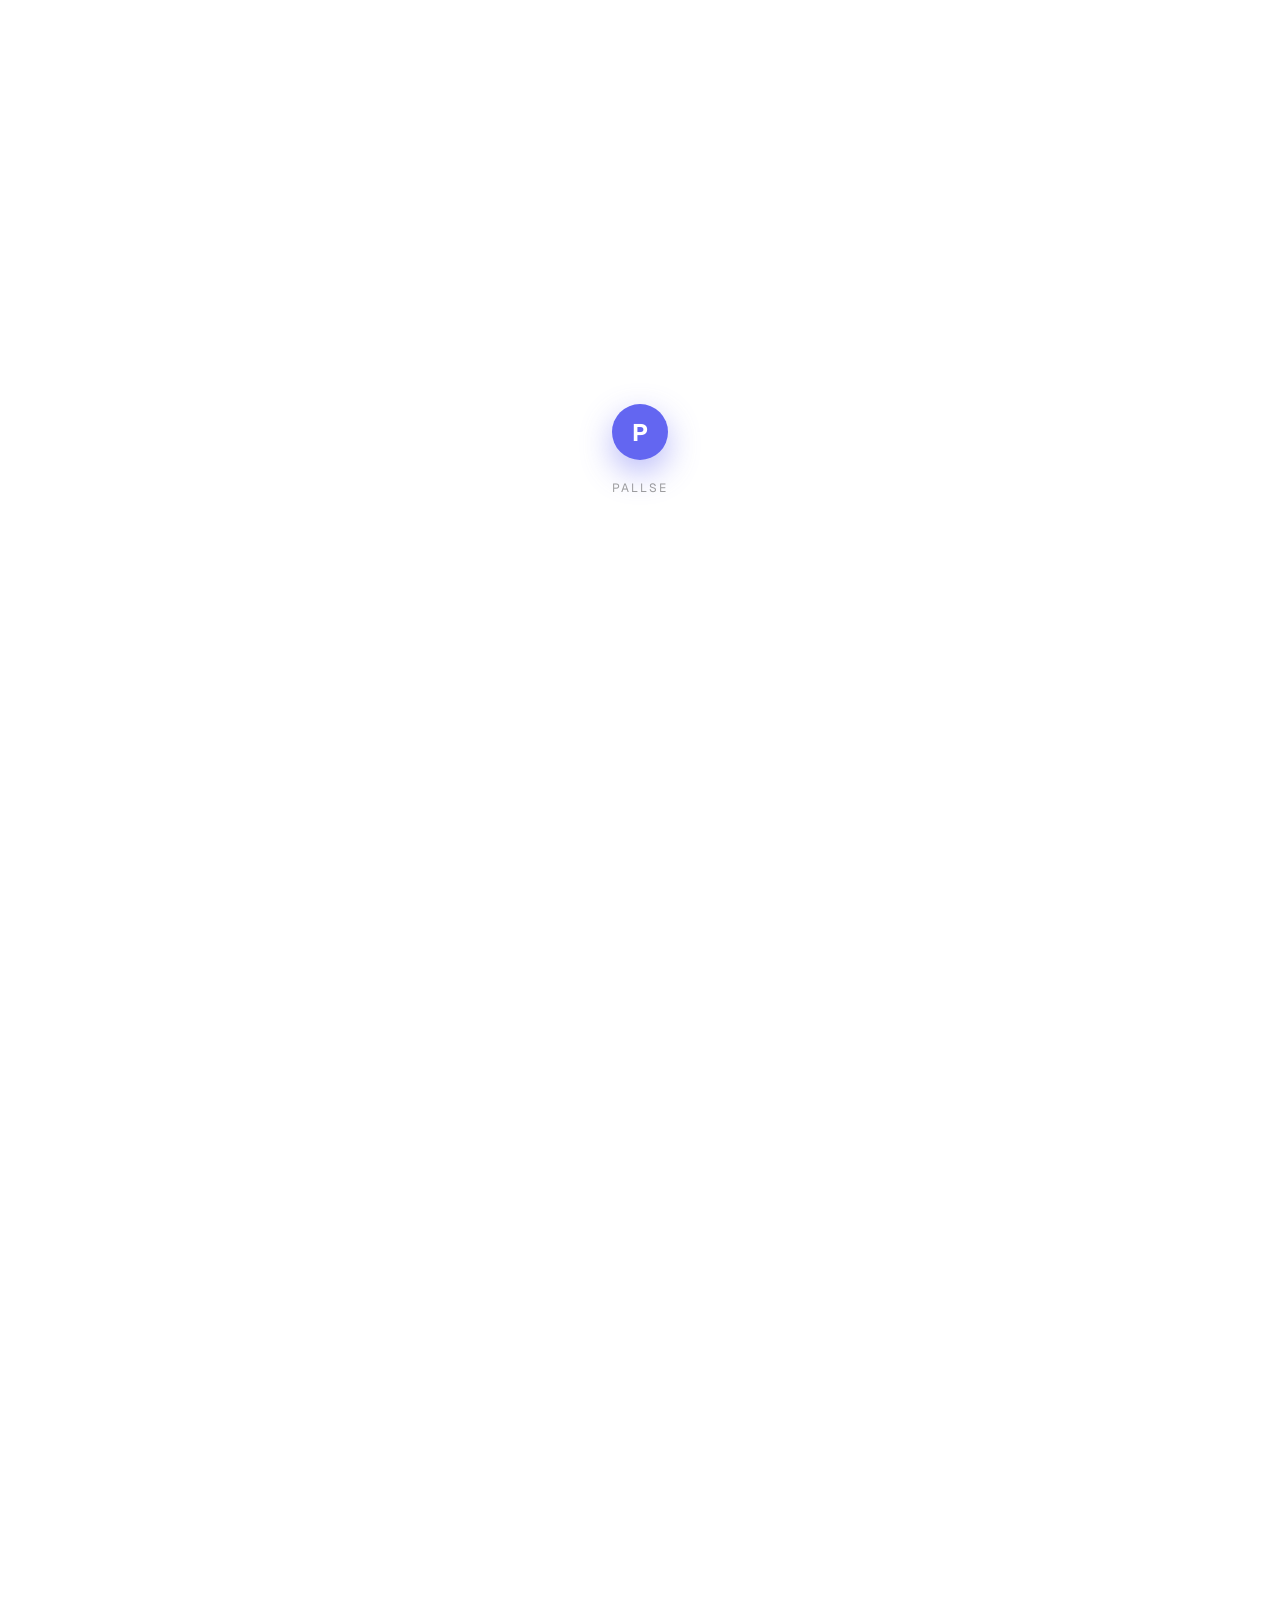
<file: index.html>
<!DOCTYPE html><html lang="en"><head><meta charSet="utf-8"/><meta name="viewport" content="width=device-width, initial-scale=1, viewport-fit=cover"/><link rel="stylesheet" href="/_next/static/css/a282e348d29135ad.css" data-precedence="next"/><link rel="preload" as="script" fetchPriority="low" href="/_next/static/chunks/webpack-db0a529a99835594.js"/><script src="/_next/static/chunks/4bd1b696-f4aa75091cf01f26.js" async=""></script><script src="/_next/static/chunks/684-24bfad4632136ef7.js" async=""></script><script src="/_next/static/chunks/main-app-12720f3554f483df.js" async=""></script><script src="/_next/static/chunks/134-d9901e8a14d686bc.js" async=""></script><script src="/_next/static/chunks/app/page-09ed559134c8792c.js" async=""></script><link rel="preconnect" href="https://fonts.googleapis.com"/><link rel="preconnect" href="https://fonts.gstatic.com" crossorigin="anonymous"/><meta name="theme-color" content="#ffffff"/><title>Pallse — One Question. Every Day.</title><meta name="description" content="The anonymous daily poll app. One question a day, the whole community votes, you see how the world thinks. No account required."/><meta property="og:title" content="Pallse — One Question. Every Day."/><meta property="og:description" content="Anonymous. Dead simple. Weirdly addictive."/><meta property="og:url" content="https://pallse.com/"/><meta property="og:image" content="https://pallse.com/og-image.png"/><meta property="og:image:width" content="1200"/><meta property="og:image:height" content="630"/><meta property="og:image:alt" content="Pallse"/><meta property="og:type" content="website"/><meta name="twitter:card" content="summary_large_image"/><meta name="twitter:title" content="Pallse — One Question. Every Day."/><meta name="twitter:description" content="Anonymous. Dead simple. Weirdly addictive."/><meta name="twitter:image" content="https://pallse.com/og-image.png"/><link href="https://fonts.googleapis.com/css2?family=Instrument+Serif:ital@1&amp;family=Geist:wght@400;500;600;700&amp;display=swap" rel="stylesheet"/><script src="/_next/static/chunks/polyfills-42372ed130431b0a.js" noModule=""></script></head><body><div style="position:fixed;inset:0;z-index:9999;display:flex;flex-direction:column;align-items:center;justify-content:center;background:#fff;transition:opacity 0.6s ease"><div class="loader-icon"><div style="width:56px;height:56px;border-radius:50%;background:#6366f1;display:flex;align-items:center;justify-content:center;color:#fff;font-size:24px;font-weight:700;box-shadow:0 12px 32px rgba(99,102,241,0.45)">P</div></div><p style="margin-top:20px;font-size:12px;letter-spacing:0.18em;text-transform:uppercase;opacity:0.4;color:#111">Pallse</p></div><main class="" style="opacity:0;transition:opacity 0.4s ease;background:#fff;overflow-x:hidden"><div style="position:relative;min-height:100svh;overflow:hidden"><div style="position:absolute;inset:0;z-index:0"><video autoPlay="" muted="" loop="" playsInline="" preload="none" style="width:100%;height:100%;object-fit:cover;transform:scaleY(-1)"><source src="https://d8j0ntlcm91z4.cloudfront.net/user_38xzZboKViGWJOttwIXH07lWA1P/hf_20260302_085640_276ea93b-d7da-4418-a09b-2aa5b490e838.mp4" type="video/mp4"/></video><div style="position:absolute;inset:0;background:linear-gradient(to bottom, rgba(255,255,255,0) 26.416%, white 66.943%)"></div></div><div style="position:relative;z-index:10;max-width:1200px;margin:0 auto;padding:clamp(110px,20vw,290px) 24px 80px;display:flex;flex-direction:column;gap:32px"><div class="fade-up-1"><span style="display:inline-flex;align-items:center;gap:8px;padding:6px 16px;border-radius:999px;background:#eef2ff;border:1px solid #c7d2fe;color:#6366f1;font-size:13px;font-weight:600"><span style="width:6px;height:6px;border-radius:50%;background:#6366f1;display:inline-block"></span>Free on iOS — Coming Soon</span></div><h1 class="fade-up-2" style="font-weight:500;letter-spacing:-0.04em;line-height:0.95;color:#111;margin:0"><span style="font-size:clamp(48px,7vw,80px)">One </span><span class="font-instrument" style="font-style:italic;font-size:clamp(58px,8.5vw,100px);color:#6366f1">question.</span><br/><span style="font-size:clamp(48px,7vw,80px)">Every day.</span></h1><p class="fade-up-3" style="font-size:clamp(15px,2vw,18px);line-height:1.65;max-width:554px;color:#373a46;opacity:0.8;margin:0">Anonymous. Dead simple. Weirdly addictive. One question drops every morning — the whole community votes and you see exactly how the world thinks. No account, no drama.</p><div class="fade-up-4" style="display:flex;flex-direction:column;gap:16px"><form style="max-width:480px;width:100%"><div class="email-bar"><input type="email" required="" placeholder="Enter your email" style="flex:1;background:none;border:none;outline:none;font-size:16px;color:#111;min-width:0" value=""/><button type="submit" class="cta-btn">Get Early Access</button></div></form><div style="display:flex;align-items:center;gap:12px"><div style="display:flex"><div style="width:28px;height:28px;border-radius:50%;border:2px solid #fff;background:#6366f1;display:flex;align-items:center;justify-content:center;font-size:13px;margin-left:0;position:relative;z-index:5">🧑</div><div style="width:28px;height:28px;border-radius:50%;border:2px solid #fff;background:#8b5cf6;display:flex;align-items:center;justify-content:center;font-size:13px;margin-left:-8px;position:relative;z-index:4">👩</div><div style="width:28px;height:28px;border-radius:50%;border:2px solid #fff;background:#ec4899;display:flex;align-items:center;justify-content:center;font-size:13px;margin-left:-8px;position:relative;z-index:3">👨</div><div style="width:28px;height:28px;border-radius:50%;border:2px solid #fff;background:#f59e0b;display:flex;align-items:center;justify-content:center;font-size:13px;margin-left:-8px;position:relative;z-index:2">🧕</div><div style="width:28px;height:28px;border-radius:50%;border:2px solid #fff;background:#10b981;display:flex;align-items:center;justify-content:center;font-size:13px;margin-left:-8px;position:relative;z-index:1">🧔</div></div><div><div style="display:flex;gap:2px;margin-bottom:2px"><svg width="12" height="12" viewBox="0 0 24 24" fill="#f59e0b"><path d="M12 2l3.09 6.26L22 9.27l-5 4.87 1.18 6.88L12 17.77l-6.18 3.25L7 14.14 2 9.27l6.91-1.01L12 2z"></path></svg><svg width="12" height="12" viewBox="0 0 24 24" fill="#f59e0b"><path d="M12 2l3.09 6.26L22 9.27l-5 4.87 1.18 6.88L12 17.77l-6.18 3.25L7 14.14 2 9.27l6.91-1.01L12 2z"></path></svg><svg width="12" height="12" viewBox="0 0 24 24" fill="#f59e0b"><path d="M12 2l3.09 6.26L22 9.27l-5 4.87 1.18 6.88L12 17.77l-6.18 3.25L7 14.14 2 9.27l6.91-1.01L12 2z"></path></svg><svg width="12" height="12" viewBox="0 0 24 24" fill="#f59e0b"><path d="M12 2l3.09 6.26L22 9.27l-5 4.87 1.18 6.88L12 17.77l-6.18 3.25L7 14.14 2 9.27l6.91-1.01L12 2z"></path></svg><svg width="12" height="12" viewBox="0 0 24 24" fill="#f59e0b"><path d="M12 2l3.09 6.26L22 9.27l-5 4.87 1.18 6.88L12 17.77l-6.18 3.25L7 14.14 2 9.27l6.91-1.01L12 2z"></path></svg></div><p style="margin:0;font-size:13px;color:#373a46"><strong style="color:#111">1,020+</strong><span class="shimmer-text"> early members</span></p></div></div></div></div><div class="fade-up-5" style="position:relative;z-index:10;max-width:520px;margin:0 auto;padding:0 16px 80px"><div class="liquid-glass" style="border-radius:24px;padding:clamp(20px,5vw,28px);box-shadow:0 20px 60px rgba(0,0,0,0.07)"><p style="font-size:11px;font-weight:700;letter-spacing:0.12em;text-transform:uppercase;color:#6366f1;margin-bottom:12px">Today&#x27;s Question</p><p style="font-size:clamp(16px,2.5vw,19px);font-weight:600;color:#111;line-height:1.35;margin-bottom:20px">Would you rather work 4 long days or 5 regular days?</p><div style="display:flex;flex-direction:column;gap:10px"><div style="position:relative;border-radius:12px;border:1px solid #6366f1;overflow:hidden"><div style="position:absolute;top:0;left:0;height:100%;width:62%;background:rgba(99,102,241,0.1)"></div><div style="position:relative;display:flex;justify-content:space-between;align-items:center;padding:12px 16px"><span style="font-size:14px;font-weight:500;color:#6366f1">4 long days 💪</span><span style="font-size:13px;font-weight:700;color:#6366f1">62<!-- -->%</span></div></div><div style="position:relative;border-radius:12px;border:1px solid rgba(0,0,0,0.08);overflow:hidden"><div style="position:absolute;top:0;left:0;height:100%;width:38%;background:rgba(0,0,0,0.04)"></div><div style="position:relative;display:flex;justify-content:space-between;align-items:center;padding:12px 16px"><span style="font-size:14px;font-weight:500;color:#333">5 regular days 🗓️</span><span style="font-size:13px;font-weight:700;color:#888">38<!-- -->%</span></div></div></div><p style="font-size:12px;text-align:center;margin-top:14px;color:#373a46;opacity:0.5">🔥 847 people voted today</p></div></div></div><div class="section-hidden" style="padding:88px 20px;background:#fafafa"><div style="max-width:760px;margin:0 auto"><p style="font-size:11px;font-weight:700;letter-spacing:0.12em;text-transform:uppercase;color:#6366f1;margin-bottom:28px">Our Belief</p><div style="display:flex;flex-wrap:wrap;line-height:1.5;font-size:clamp(22px,3.5vw,36px);font-weight:500;letter-spacing:-0.02em;color:#374151"><span style="display:inline-block;margin-right:0.3em;opacity:0.15">The</span><span style="display:inline-block;margin-right:0.3em;opacity:0.15">internet</span><span style="display:inline-block;margin-right:0.3em;opacity:0.15">is</span><span style="display:inline-block;margin-right:0.3em;opacity:0.15">full</span><span style="display:inline-block;margin-right:0.3em;opacity:0.15">of</span><span style="display:inline-block;margin-right:0.3em;opacity:0.15">hot</span><span style="display:inline-block;margin-right:0.3em;opacity:0.15">takes</span><span style="display:inline-block;margin-right:0.3em;opacity:0.15">and</span><span style="display:inline-block;margin-right:0.3em;opacity:0.15">echo</span><span style="display:inline-block;margin-right:0.3em;opacity:0.15">chambers.</span><span style="display:inline-block;margin-right:0.3em;opacity:0.15">We</span><span style="display:inline-block;margin-right:0.3em;opacity:0.15">built</span><span style="display:inline-block;margin-right:0.3em;opacity:0.15">Pallse</span><span style="display:inline-block;margin-right:0.3em;opacity:0.15">because</span><span style="display:inline-block;margin-right:0.3em;opacity:0.15">we</span><span style="display:inline-block;margin-right:0.3em;opacity:0.15">believe</span><span style="display:inline-block;margin-right:0.3em;color:#6366f1;font-weight:700;opacity:0.15">honest</span><span style="display:inline-block;margin-right:0.3em;color:#6366f1;font-weight:700;opacity:0.15">anonymous</span><span style="display:inline-block;margin-right:0.3em;opacity:0.15">opinions</span><span style="display:inline-block;margin-right:0.3em;opacity:0.15">tell</span><span style="display:inline-block;margin-right:0.3em;opacity:0.15">a</span><span style="display:inline-block;margin-right:0.3em;color:#6366f1;font-weight:700;opacity:0.15">truer</span><span style="display:inline-block;margin-right:0.3em;opacity:0.15">story</span><span style="display:inline-block;margin-right:0.3em;opacity:0.15">about</span><span style="display:inline-block;margin-right:0.3em;opacity:0.15">what</span><span style="display:inline-block;margin-right:0.3em;opacity:0.15">people</span><span style="display:inline-block;margin-right:0.3em;color:#6366f1;font-weight:700;opacity:0.15">actually</span><span style="display:inline-block;margin-right:0.3em;opacity:0.15">think.</span></div><div style="display:flex;flex-wrap:wrap;line-height:1.5;font-size:clamp(22px,3.5vw,36px);font-weight:500;letter-spacing:-0.02em;color:#374151;margin-top:28px"><span style="display:inline-block;margin-right:0.3em;color:#6366f1;font-weight:700;opacity:0.15">One</span><span style="display:inline-block;margin-right:0.3em;opacity:0.15">question.</span><span style="display:inline-block;margin-right:0.3em;color:#6366f1;font-weight:700;opacity:0.15">Every</span><span style="display:inline-block;margin-right:0.3em;opacity:0.15">single</span><span style="display:inline-block;margin-right:0.3em;opacity:0.15">day.</span><span style="display:inline-block;margin-right:0.3em;opacity:0.15">The</span><span style="display:inline-block;margin-right:0.3em;color:#6366f1;font-weight:700;opacity:0.15">whole</span><span style="display:inline-block;margin-right:0.3em;opacity:0.15">world</span><span style="display:inline-block;margin-right:0.3em;opacity:0.15">answers</span><span style="display:inline-block;margin-right:0.3em;color:#6366f1;font-weight:700;opacity:0.15">together.</span></div></div></div><div class="section-hidden" style="padding:72px 20px"><div style="max-width:800px;margin:0 auto"><p style="font-size:11px;font-weight:700;letter-spacing:0.12em;text-transform:uppercase;color:#6366f1;text-align:center;margin-bottom:12px">How It Works</p><h2 style="font-size:clamp(28px,5vw,44px);font-weight:700;letter-spacing:-0.03em;text-align:center;color:#111;margin-bottom:48px;line-height:1.1">Three taps. That&#x27;s it.</h2><div class="steps-grid"><div style="display:flex;flex-direction:column;gap:12px"><span style="font-size:13px;font-weight:700;color:#6366f1;letter-spacing:0.06em">01</span><h3 style="font-size:20px;font-weight:700;color:#111;letter-spacing:-0.02em">Open the app</h3><p style="font-size:15px;color:rgba(0,0,0,0.5);line-height:1.65">Today&#x27;s question is waiting for you.</p></div><div style="display:flex;flex-direction:column;gap:12px"><span style="font-size:13px;font-weight:700;color:#6366f1;letter-spacing:0.06em">02</span><h3 style="font-size:20px;font-weight:700;color:#111;letter-spacing:-0.02em">Cast your vote</h3><p style="font-size:15px;color:rgba(0,0,0,0.5);line-height:1.65">Tap your answer. No second-guessing required.</p></div><div style="display:flex;flex-direction:column;gap:12px"><span style="font-size:13px;font-weight:700;color:#6366f1;letter-spacing:0.06em">03</span><h3 style="font-size:20px;font-weight:700;color:#111;letter-spacing:-0.02em">See the results</h3><p style="font-size:15px;color:rgba(0,0,0,0.5);line-height:1.65">Watch the community results reveal live.</p></div></div></div></div><div class="section-hidden" style="padding:72px 20px;background:#fafafa"><div style="max-width:960px;margin:0 auto"><p style="font-size:11px;font-weight:700;letter-spacing:0.12em;text-transform:uppercase;color:#6366f1;text-align:center;margin-bottom:12px">Why Pallse</p><h2 style="font-size:clamp(28px,5vw,44px);font-weight:700;letter-spacing:-0.03em;text-align:center;color:#111;margin-bottom:48px;line-height:1.1">Built for<!-- --> <span class="font-instrument" style="font-style:italic;color:#6366f1">humans,</span> <!-- -->not algorithms.</h2><div class="features-grid"><div class="feature-card"><div style="font-size:32px;margin-bottom:16px">🎯</div><h3 style="font-size:18px;font-weight:700;color:#111;letter-spacing:-0.02em;margin-bottom:10px">One question, every day</h3><p style="font-size:15px;color:rgba(0,0,0,0.5);line-height:1.65">A single thought-provoking question drops every morning. No scrolling, no rabbit holes — just one thing.</p></div><div class="feature-card"><div style="font-size:32px;margin-bottom:16px">🕵️</div><h3 style="font-size:18px;font-weight:700;color:#111;letter-spacing:-0.02em;margin-bottom:10px">100% anonymous</h3><p style="font-size:15px;color:rgba(0,0,0,0.5);line-height:1.65">No account, no login, no profile. Your vote is stored as a random device ID. We literally can&#x27;t identify you.</p></div><div class="feature-card"><div style="font-size:32px;margin-bottom:16px">🌍</div><h3 style="font-size:18px;font-weight:700;color:#111;letter-spacing:-0.02em;margin-bottom:10px">See how the world thinks</h3><p style="font-size:15px;color:rgba(0,0,0,0.5);line-height:1.65">The moment you vote, the community result unlocks. Instant insight into how thousands of people actually think.</p></div><div class="feature-card"><div style="font-size:32px;margin-bottom:16px">🔥</div><h3 style="font-size:18px;font-weight:700;color:#111;letter-spacing:-0.02em;margin-bottom:10px">Build a streak</h3><p style="font-size:15px;color:rgba(0,0,0,0.5);line-height:1.65">Vote every day to keep your streak alive. Miss a day and it resets. Simple, satisfying, addictive.</p></div></div></div></div><div class="section-hidden" style="padding:88px 20px"><div style="max-width:560px;margin:0 auto;text-align:center;display:flex;flex-direction:column;align-items:center;gap:24px"><div style="width:56px;height:56px;border-radius:50%;background:#6366f1;display:flex;align-items:center;justify-content:center;color:#fff;font-size:22px;font-weight:700;box-shadow:0 8px 24px rgba(99,102,241,0.4)">P</div><h2 style="font-size:clamp(28px,5vw,44px);font-weight:700;letter-spacing:-0.03em;color:#111;line-height:1.1">Join the conversation.<br/><span class="font-instrument" style="font-style:italic;color:#6366f1">Every day.</span></h2><p style="font-size:16px;color:rgba(0,0,0,0.5);line-height:1.65;max-width:400px">One question. Thousands of honest answers. No accounts, no noise.</p><a href="#" style="display:inline-flex;align-items:center;gap:10px;padding:13px 22px;border-radius:14px;background:#111;color:#fff;text-decoration:none;min-width:160px"><svg width="20" height="20" viewBox="0 0 24 24" fill="white"><path d="M18.71 19.5c-.83 1.24-1.71 2.45-3.05 2.47-1.34.03-1.77-.79-3.29-.79-1.53 0-2 .77-3.27.82-1.31.05-2.3-1.32-3.14-2.53C4.25 17 2.94 12.45 4.7 9.39c.87-1.52 2.43-2.48 4.12-2.51 1.28-.02 2.5.87 3.29.87.78 0 2.26-1.07 3.8-.91.65.03 2.47.26 3.64 1.98-.09.06-2.17 1.28-2.15 3.81.03 3.02 2.65 4.03 2.68 4.04-.03.07-.42 1.44-1.38 2.83M13 3.5c.73-.83 1.94-1.46 2.94-1.5.13 1.17-.34 2.35-1.04 3.19-.69.85-1.83 1.51-2.95 1.42-.15-1.15.41-2.35 1.05-3.11z"></path></svg><div style="text-align:left"><div style="font-size:10px;opacity:0.7;line-height:1">Download on the</div><div style="font-size:15px;font-weight:600;line-height:1.2">App Store</div></div></a><p style="font-size:12px;color:rgba(0,0,0,0.3)">iOS only · Free forever</p></div></div><footer style="border-top:1px solid rgba(0,0,0,0.07);padding:28px 20px;background:#fff;display:flex;flex-direction:column;align-items:center;gap:10px"><div style="display:flex;align-items:center;gap:8px;flex-wrap:wrap;justify-content:center"><div style="width:22px;height:22px;border-radius:50%;background:#6366f1;display:flex;align-items:center;justify-content:center;color:#fff;font-size:11px;font-weight:700">P</div><span style="font-weight:700;font-size:14px">Pallse</span><span style="color:rgba(0,0,0,0.2);font-size:12px">·</span><a href="https://vobiuslabs.com" target="_blank" rel="noopener noreferrer" style="font-size:12px;color:rgba(0,0,0,0.4);text-decoration:none">A Vobius Labs Product</a></div><div style="display:flex;gap:20px"><a href="/privacy" style="font-size:12px;color:rgba(0,0,0,0.35);text-decoration:none">Privacy</a><a href="/terms" style="font-size:12px;color:rgba(0,0,0,0.35);text-decoration:none">Terms</a><a href="/contact" style="font-size:12px;color:rgba(0,0,0,0.35);text-decoration:none">Contact</a></div><p style="font-size:12px;color:rgba(0,0,0,0.3)">© 2026 Vobius Labs Inc.</p></footer></main><script src="/_next/static/chunks/webpack-db0a529a99835594.js" async=""></script><script>(self.__next_f=self.__next_f||[]).push([0])</script><script>self.__next_f.push([1,"1:\"$Sreact.fragment\"\n2:I[7555,[],\"\"]\n3:I[1295,[],\"\"]\n4:I[894,[],\"ClientPageRoot\"]\n5:I[1057,[\"134\",\"static/chunks/134-d9901e8a14d686bc.js\",\"974\",\"static/chunks/app/page-09ed559134c8792c.js\"],\"default\"]\n8:I[9665,[],\"OutletBoundary\"]\nb:I[9665,[],\"ViewportBoundary\"]\nd:I[9665,[],\"MetadataBoundary\"]\nf:I[6614,[],\"\"]\n:HL[\"/_next/static/css/a282e348d29135ad.css\",\"style\"]\n"])</script><script>self.__next_f.push([1,"0:{\"P\":null,\"b\":\"SJmsftRLFX3ar6Y-vktn1\",\"p\":\"\",\"c\":[\"\",\"\"],\"i\":false,\"f\":[[[\"\",{\"children\":[\"__PAGE__\",{}]},\"$undefined\",\"$undefined\",true],[\"\",[\"$\",\"$1\",\"c\",{\"children\":[[[\"$\",\"link\",\"0\",{\"rel\":\"stylesheet\",\"href\":\"/_next/static/css/a282e348d29135ad.css\",\"precedence\":\"next\",\"crossOrigin\":\"$undefined\",\"nonce\":\"$undefined\"}]],[\"$\",\"html\",null,{\"lang\":\"en\",\"children\":[[\"$\",\"head\",null,{\"children\":[[\"$\",\"link\",null,{\"rel\":\"preconnect\",\"href\":\"https://fonts.googleapis.com\"}],[\"$\",\"link\",null,{\"rel\":\"preconnect\",\"href\":\"https://fonts.gstatic.com\",\"crossOrigin\":\"anonymous\"}],[\"$\",\"link\",null,{\"href\":\"https://fonts.googleapis.com/css2?family=Instrument+Serif:ital@1\u0026family=Geist:wght@400;500;600;700\u0026display=swap\",\"rel\":\"stylesheet\"}]]}],[\"$\",\"body\",null,{\"children\":[\"$\",\"$L2\",null,{\"parallelRouterKey\":\"children\",\"error\":\"$undefined\",\"errorStyles\":\"$undefined\",\"errorScripts\":\"$undefined\",\"template\":[\"$\",\"$L3\",null,{}],\"templateStyles\":\"$undefined\",\"templateScripts\":\"$undefined\",\"notFound\":[[[\"$\",\"title\",null,{\"children\":\"404: This page could not be found.\"}],[\"$\",\"div\",null,{\"style\":{\"fontFamily\":\"system-ui,\\\"Segoe UI\\\",Roboto,Helvetica,Arial,sans-serif,\\\"Apple Color Emoji\\\",\\\"Segoe UI Emoji\\\"\",\"height\":\"100vh\",\"textAlign\":\"center\",\"display\":\"flex\",\"flexDirection\":\"column\",\"alignItems\":\"center\",\"justifyContent\":\"center\"},\"children\":[\"$\",\"div\",null,{\"children\":[[\"$\",\"style\",null,{\"dangerouslySetInnerHTML\":{\"__html\":\"body{color:#000;background:#fff;margin:0}.next-error-h1{border-right:1px solid rgba(0,0,0,.3)}@media (prefers-color-scheme:dark){body{color:#fff;background:#000}.next-error-h1{border-right:1px solid rgba(255,255,255,.3)}}\"}}],[\"$\",\"h1\",null,{\"className\":\"next-error-h1\",\"style\":{\"display\":\"inline-block\",\"margin\":\"0 20px 0 0\",\"padding\":\"0 23px 0 0\",\"fontSize\":24,\"fontWeight\":500,\"verticalAlign\":\"top\",\"lineHeight\":\"49px\"},\"children\":404}],[\"$\",\"div\",null,{\"style\":{\"display\":\"inline-block\"},\"children\":[\"$\",\"h2\",null,{\"style\":{\"fontSize\":14,\"fontWeight\":400,\"lineHeight\":\"49px\",\"margin\":0},\"children\":\"This page could not be found.\"}]}]]}]}]],[]],\"forbidden\":\"$undefined\",\"unauthorized\":\"$undefined\"}]}]]}]]}],{\"children\":[\"__PAGE__\",[\"$\",\"$1\",\"c\",{\"children\":[[\"$\",\"$L4\",null,{\"Component\":\"$5\",\"searchParams\":{},\"params\":{},\"promises\":[\"$@6\",\"$@7\"]}],\"$undefined\",null,[\"$\",\"$L8\",null,{\"children\":[\"$L9\",\"$La\",null]}]]}],{},null,false]},null,false],[\"$\",\"$1\",\"h\",{\"children\":[null,[\"$\",\"$1\",\"YVGI15kgxACi272-AeDbj\",{\"children\":[[\"$\",\"$Lb\",null,{\"children\":\"$Lc\"}],null]}],[\"$\",\"$Ld\",null,{\"children\":\"$Le\"}]]}],false]],\"m\":\"$undefined\",\"G\":[\"$f\",\"$undefined\"],\"s\":false,\"S\":true}\n"])</script><script>self.__next_f.push([1,"6:{}\n7:{}\n"])</script><script>self.__next_f.push([1,"c:[[\"$\",\"meta\",\"0\",{\"charSet\":\"utf-8\"}],[\"$\",\"meta\",\"1\",{\"name\":\"viewport\",\"content\":\"width=device-width, initial-scale=1, viewport-fit=cover\"}],[\"$\",\"meta\",\"2\",{\"name\":\"theme-color\",\"content\":\"#ffffff\"}]]\n9:null\n"])</script><script>self.__next_f.push([1,"a:null\ne:[[\"$\",\"title\",\"0\",{\"children\":\"Pallse — One Question. Every Day.\"}],[\"$\",\"meta\",\"1\",{\"name\":\"description\",\"content\":\"The anonymous daily poll app. One question a day, the whole community votes, you see how the world thinks. No account required.\"}],[\"$\",\"meta\",\"2\",{\"property\":\"og:title\",\"content\":\"Pallse — One Question. Every Day.\"}],[\"$\",\"meta\",\"3\",{\"property\":\"og:description\",\"content\":\"Anonymous. Dead simple. Weirdly addictive.\"}],[\"$\",\"meta\",\"4\",{\"property\":\"og:url\",\"content\":\"https://pallse.com/\"}],[\"$\",\"meta\",\"5\",{\"property\":\"og:image\",\"content\":\"https://pallse.com/og-image.png\"}],[\"$\",\"meta\",\"6\",{\"property\":\"og:image:width\",\"content\":\"1200\"}],[\"$\",\"meta\",\"7\",{\"property\":\"og:image:height\",\"content\":\"630\"}],[\"$\",\"meta\",\"8\",{\"property\":\"og:image:alt\",\"content\":\"Pallse\"}],[\"$\",\"meta\",\"9\",{\"property\":\"og:type\",\"content\":\"website\"}],[\"$\",\"meta\",\"10\",{\"name\":\"twitter:card\",\"content\":\"summary_large_image\"}],[\"$\",\"meta\",\"11\",{\"name\":\"twitter:title\",\"content\":\"Pallse — One Question. Every Day.\"}],[\"$\",\"meta\",\"12\",{\"name\":\"twitter:description\",\"content\":\"Anonymous. Dead simple. Weirdly addictive.\"}],[\"$\",\"meta\",\"13\",{\"name\":\"twitter:image\",\"content\":\"https://pallse.com/og-image.png\"}]]\n"])</script></body></html>
</file>
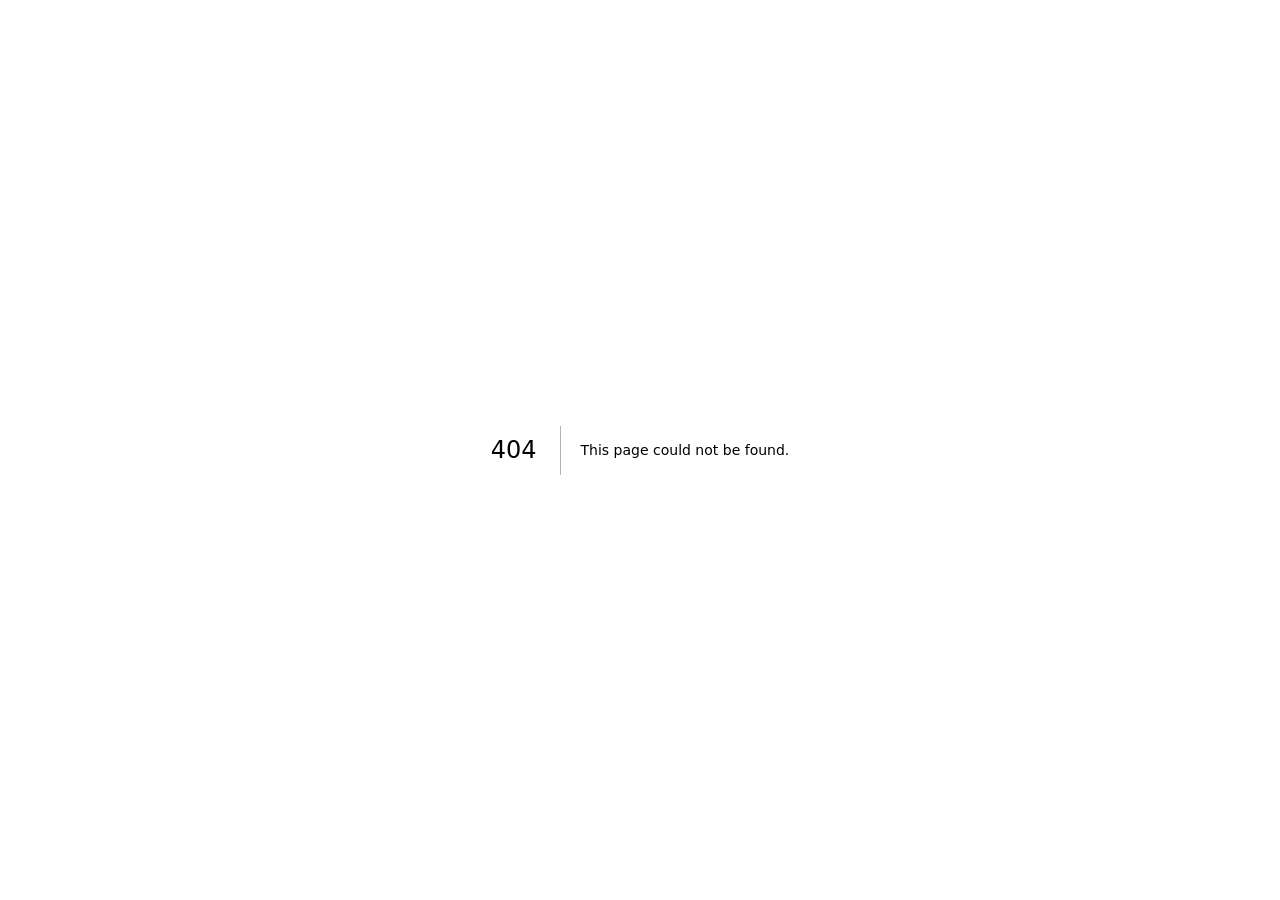
<file: 404/index.html>
<!DOCTYPE html><html lang="en"><head><meta charSet="utf-8"/><meta name="viewport" content="width=device-width, initial-scale=1, viewport-fit=cover"/><link rel="stylesheet" href="/_next/static/css/a282e348d29135ad.css" data-precedence="next"/><link rel="preload" as="script" fetchPriority="low" href="/_next/static/chunks/webpack-db0a529a99835594.js"/><script src="/_next/static/chunks/4bd1b696-f4aa75091cf01f26.js" async=""></script><script src="/_next/static/chunks/684-24bfad4632136ef7.js" async=""></script><script src="/_next/static/chunks/main-app-12720f3554f483df.js" async=""></script><meta name="robots" content="noindex"/><title>404: This page could not be found.</title><link rel="preconnect" href="https://fonts.googleapis.com"/><link rel="preconnect" href="https://fonts.gstatic.com" crossorigin="anonymous"/><meta name="theme-color" content="#ffffff"/><title>Pallse — One Question. Every Day.</title><meta name="description" content="The anonymous daily poll app. One question a day, the whole community votes, you see how the world thinks. No account required."/><meta property="og:title" content="Pallse — One Question. Every Day."/><meta property="og:description" content="Anonymous. Dead simple. Weirdly addictive."/><meta property="og:url" content="https://pallse.com/"/><meta property="og:image" content="https://pallse.com/og-image.png"/><meta property="og:image:width" content="1200"/><meta property="og:image:height" content="630"/><meta property="og:image:alt" content="Pallse"/><meta property="og:type" content="website"/><meta name="twitter:card" content="summary_large_image"/><meta name="twitter:title" content="Pallse — One Question. Every Day."/><meta name="twitter:description" content="Anonymous. Dead simple. Weirdly addictive."/><meta name="twitter:image" content="https://pallse.com/og-image.png"/><link href="https://fonts.googleapis.com/css2?family=Instrument+Serif:ital@1&amp;family=Geist:wght@400;500;600;700&amp;display=swap" rel="stylesheet"/><script src="/_next/static/chunks/polyfills-42372ed130431b0a.js" noModule=""></script></head><body><div style="font-family:system-ui,&quot;Segoe UI&quot;,Roboto,Helvetica,Arial,sans-serif,&quot;Apple Color Emoji&quot;,&quot;Segoe UI Emoji&quot;;height:100vh;text-align:center;display:flex;flex-direction:column;align-items:center;justify-content:center"><div><style>body{color:#000;background:#fff;margin:0}.next-error-h1{border-right:1px solid rgba(0,0,0,.3)}@media (prefers-color-scheme:dark){body{color:#fff;background:#000}.next-error-h1{border-right:1px solid rgba(255,255,255,.3)}}</style><h1 class="next-error-h1" style="display:inline-block;margin:0 20px 0 0;padding:0 23px 0 0;font-size:24px;font-weight:500;vertical-align:top;line-height:49px">404</h1><div style="display:inline-block"><h2 style="font-size:14px;font-weight:400;line-height:49px;margin:0">This page could not be found.</h2></div></div></div><script src="/_next/static/chunks/webpack-db0a529a99835594.js" async=""></script><script>(self.__next_f=self.__next_f||[]).push([0])</script><script>self.__next_f.push([1,"1:\"$Sreact.fragment\"\n2:I[7555,[],\"\"]\n3:I[1295,[],\"\"]\n4:I[9665,[],\"OutletBoundary\"]\n7:I[9665,[],\"ViewportBoundary\"]\n9:I[9665,[],\"MetadataBoundary\"]\nb:I[6614,[],\"\"]\n:HL[\"/_next/static/css/a282e348d29135ad.css\",\"style\"]\n"])</script><script>self.__next_f.push([1,"0:{\"P\":null,\"b\":\"SJmsftRLFX3ar6Y-vktn1\",\"p\":\"\",\"c\":[\"\",\"_not-found\",\"\"],\"i\":false,\"f\":[[[\"\",{\"children\":[\"/_not-found\",{\"children\":[\"__PAGE__\",{}]}]},\"$undefined\",\"$undefined\",true],[\"\",[\"$\",\"$1\",\"c\",{\"children\":[[[\"$\",\"link\",\"0\",{\"rel\":\"stylesheet\",\"href\":\"/_next/static/css/a282e348d29135ad.css\",\"precedence\":\"next\",\"crossOrigin\":\"$undefined\",\"nonce\":\"$undefined\"}]],[\"$\",\"html\",null,{\"lang\":\"en\",\"children\":[[\"$\",\"head\",null,{\"children\":[[\"$\",\"link\",null,{\"rel\":\"preconnect\",\"href\":\"https://fonts.googleapis.com\"}],[\"$\",\"link\",null,{\"rel\":\"preconnect\",\"href\":\"https://fonts.gstatic.com\",\"crossOrigin\":\"anonymous\"}],[\"$\",\"link\",null,{\"href\":\"https://fonts.googleapis.com/css2?family=Instrument+Serif:ital@1\u0026family=Geist:wght@400;500;600;700\u0026display=swap\",\"rel\":\"stylesheet\"}]]}],[\"$\",\"body\",null,{\"children\":[\"$\",\"$L2\",null,{\"parallelRouterKey\":\"children\",\"error\":\"$undefined\",\"errorStyles\":\"$undefined\",\"errorScripts\":\"$undefined\",\"template\":[\"$\",\"$L3\",null,{}],\"templateStyles\":\"$undefined\",\"templateScripts\":\"$undefined\",\"notFound\":[[[\"$\",\"title\",null,{\"children\":\"404: This page could not be found.\"}],[\"$\",\"div\",null,{\"style\":{\"fontFamily\":\"system-ui,\\\"Segoe UI\\\",Roboto,Helvetica,Arial,sans-serif,\\\"Apple Color Emoji\\\",\\\"Segoe UI Emoji\\\"\",\"height\":\"100vh\",\"textAlign\":\"center\",\"display\":\"flex\",\"flexDirection\":\"column\",\"alignItems\":\"center\",\"justifyContent\":\"center\"},\"children\":[\"$\",\"div\",null,{\"children\":[[\"$\",\"style\",null,{\"dangerouslySetInnerHTML\":{\"__html\":\"body{color:#000;background:#fff;margin:0}.next-error-h1{border-right:1px solid rgba(0,0,0,.3)}@media (prefers-color-scheme:dark){body{color:#fff;background:#000}.next-error-h1{border-right:1px solid rgba(255,255,255,.3)}}\"}}],[\"$\",\"h1\",null,{\"className\":\"next-error-h1\",\"style\":{\"display\":\"inline-block\",\"margin\":\"0 20px 0 0\",\"padding\":\"0 23px 0 0\",\"fontSize\":24,\"fontWeight\":500,\"verticalAlign\":\"top\",\"lineHeight\":\"49px\"},\"children\":404}],[\"$\",\"div\",null,{\"style\":{\"display\":\"inline-block\"},\"children\":[\"$\",\"h2\",null,{\"style\":{\"fontSize\":14,\"fontWeight\":400,\"lineHeight\":\"49px\",\"margin\":0},\"children\":\"This page could not be found.\"}]}]]}]}]],[]],\"forbidden\":\"$undefined\",\"unauthorized\":\"$undefined\"}]}]]}]]}],{\"children\":[\"/_not-found\",[\"$\",\"$1\",\"c\",{\"children\":[null,[\"$\",\"$L2\",null,{\"parallelRouterKey\":\"children\",\"error\":\"$undefined\",\"errorStyles\":\"$undefined\",\"errorScripts\":\"$undefined\",\"template\":[\"$\",\"$L3\",null,{}],\"templateStyles\":\"$undefined\",\"templateScripts\":\"$undefined\",\"notFound\":\"$undefined\",\"forbidden\":\"$undefined\",\"unauthorized\":\"$undefined\"}]]}],{\"children\":[\"__PAGE__\",[\"$\",\"$1\",\"c\",{\"children\":[[[\"$\",\"title\",null,{\"children\":\"404: This page could not be found.\"}],[\"$\",\"div\",null,{\"style\":\"$0:f:0:1:1:props:children:1:props:children:1:props:children:props:notFound:0:1:props:style\",\"children\":[\"$\",\"div\",null,{\"children\":[[\"$\",\"style\",null,{\"dangerouslySetInnerHTML\":{\"__html\":\"body{color:#000;background:#fff;margin:0}.next-error-h1{border-right:1px solid rgba(0,0,0,.3)}@media (prefers-color-scheme:dark){body{color:#fff;background:#000}.next-error-h1{border-right:1px solid rgba(255,255,255,.3)}}\"}}],[\"$\",\"h1\",null,{\"className\":\"next-error-h1\",\"style\":\"$0:f:0:1:1:props:children:1:props:children:1:props:children:props:notFound:0:1:props:children:props:children:1:props:style\",\"children\":404}],[\"$\",\"div\",null,{\"style\":\"$0:f:0:1:1:props:children:1:props:children:1:props:children:props:notFound:0:1:props:children:props:children:2:props:style\",\"children\":[\"$\",\"h2\",null,{\"style\":\"$0:f:0:1:1:props:children:1:props:children:1:props:children:props:notFound:0:1:props:children:props:children:2:props:children:props:style\",\"children\":\"This page could not be found.\"}]}]]}]}]],\"$undefined\",null,[\"$\",\"$L4\",null,{\"children\":[\"$L5\",\"$L6\",null]}]]}],{},null,false]},null,false]},null,false],[\"$\",\"$1\",\"h\",{\"children\":[[\"$\",\"meta\",null,{\"name\":\"robots\",\"content\":\"noindex\"}],[\"$\",\"$1\",\"Z-VDy9M-uh-qKzqcYYS-8\",{\"children\":[[\"$\",\"$L7\",null,{\"children\":\"$L8\"}],null]}],[\"$\",\"$L9\",null,{\"children\":\"$La\"}]]}],false]],\"m\":\"$undefined\",\"G\":[\"$b\",\"$undefined\"],\"s\":false,\"S\":true}\n"])</script><script>self.__next_f.push([1,"8:[[\"$\",\"meta\",\"0\",{\"charSet\":\"utf-8\"}],[\"$\",\"meta\",\"1\",{\"name\":\"viewport\",\"content\":\"width=device-width, initial-scale=1, viewport-fit=cover\"}],[\"$\",\"meta\",\"2\",{\"name\":\"theme-color\",\"content\":\"#ffffff\"}]]\n5:null\n"])</script><script>self.__next_f.push([1,"6:null\na:[[\"$\",\"title\",\"0\",{\"children\":\"Pallse — One Question. Every Day.\"}],[\"$\",\"meta\",\"1\",{\"name\":\"description\",\"content\":\"The anonymous daily poll app. One question a day, the whole community votes, you see how the world thinks. No account required.\"}],[\"$\",\"meta\",\"2\",{\"property\":\"og:title\",\"content\":\"Pallse — One Question. Every Day.\"}],[\"$\",\"meta\",\"3\",{\"property\":\"og:description\",\"content\":\"Anonymous. Dead simple. Weirdly addictive.\"}],[\"$\",\"meta\",\"4\",{\"property\":\"og:url\",\"content\":\"https://pallse.com/\"}],[\"$\",\"meta\",\"5\",{\"property\":\"og:image\",\"content\":\"https://pallse.com/og-image.png\"}],[\"$\",\"meta\",\"6\",{\"property\":\"og:image:width\",\"content\":\"1200\"}],[\"$\",\"meta\",\"7\",{\"property\":\"og:image:height\",\"content\":\"630\"}],[\"$\",\"meta\",\"8\",{\"property\":\"og:image:alt\",\"content\":\"Pallse\"}],[\"$\",\"meta\",\"9\",{\"property\":\"og:type\",\"content\":\"website\"}],[\"$\",\"meta\",\"10\",{\"name\":\"twitter:card\",\"content\":\"summary_large_image\"}],[\"$\",\"meta\",\"11\",{\"name\":\"twitter:title\",\"content\":\"Pallse — One Question. Every Day.\"}],[\"$\",\"meta\",\"12\",{\"name\":\"twitter:description\",\"content\":\"Anonymous. Dead simple. Weirdly addictive.\"}],[\"$\",\"meta\",\"13\",{\"name\":\"twitter:image\",\"content\":\"https://pallse.com/og-image.png\"}]]\n"])</script></body></html>
</file>
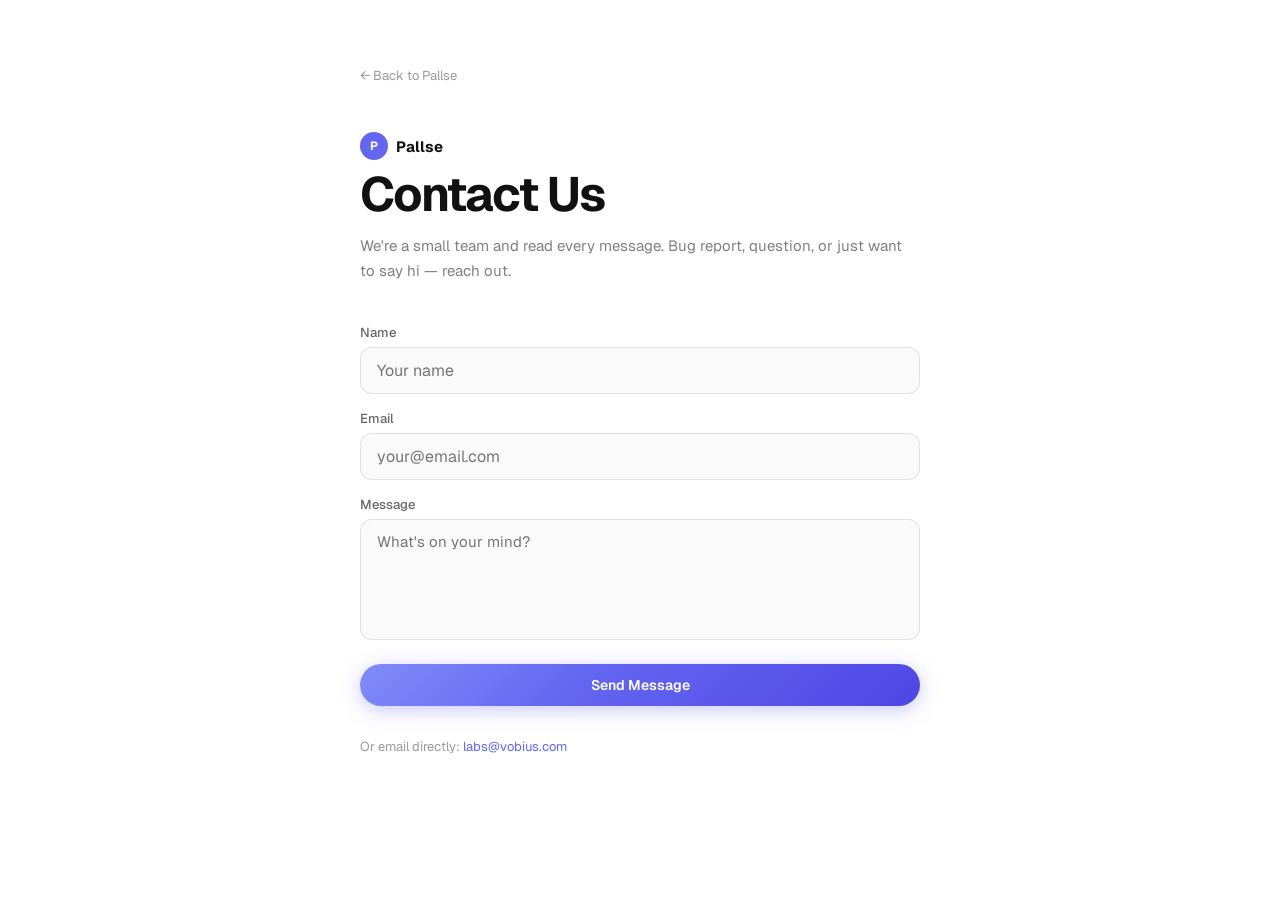
<file: contact/index.html>
<!DOCTYPE html><html lang="en"><head><meta charSet="utf-8"/><meta name="viewport" content="width=device-width, initial-scale=1, viewport-fit=cover"/><link rel="stylesheet" href="/_next/static/css/a282e348d29135ad.css" data-precedence="next"/><link rel="preload" as="script" fetchPriority="low" href="/_next/static/chunks/webpack-db0a529a99835594.js"/><script src="/_next/static/chunks/4bd1b696-f4aa75091cf01f26.js" async=""></script><script src="/_next/static/chunks/684-24bfad4632136ef7.js" async=""></script><script src="/_next/static/chunks/main-app-12720f3554f483df.js" async=""></script><script src="/_next/static/chunks/app/contact/page-d1c247af04d1ffeb.js" async=""></script><link rel="preconnect" href="https://fonts.googleapis.com"/><link rel="preconnect" href="https://fonts.gstatic.com" crossorigin="anonymous"/><meta name="theme-color" content="#ffffff"/><title>Pallse — One Question. Every Day.</title><meta name="description" content="The anonymous daily poll app. One question a day, the whole community votes, you see how the world thinks. No account required."/><meta property="og:title" content="Pallse — One Question. Every Day."/><meta property="og:description" content="Anonymous. Dead simple. Weirdly addictive."/><meta property="og:url" content="https://pallse.com/"/><meta property="og:image" content="https://pallse.com/og-image.png"/><meta property="og:image:width" content="1200"/><meta property="og:image:height" content="630"/><meta property="og:image:alt" content="Pallse"/><meta property="og:type" content="website"/><meta name="twitter:card" content="summary_large_image"/><meta name="twitter:title" content="Pallse — One Question. Every Day."/><meta name="twitter:description" content="Anonymous. Dead simple. Weirdly addictive."/><meta name="twitter:image" content="https://pallse.com/og-image.png"/><link href="https://fonts.googleapis.com/css2?family=Instrument+Serif:ital@1&amp;family=Geist:wght@400;500;600;700&amp;display=swap" rel="stylesheet"/><script src="/_next/static/chunks/polyfills-42372ed130431b0a.js" noModule=""></script></head><body><div style="min-height:100vh;background:#fff;padding:64px 24px 80px"><div style="max-width:560px;margin:0 auto"><a href="/" style="display:inline-flex;align-items:center;gap:6px;font-size:13px;color:rgba(0,0,0,0.4);text-decoration:none;margin-bottom:48px;font-family:Geist, sans-serif">← Back to Pallse</a><div style="display:flex;align-items:center;gap:8px;margin-bottom:8px"><div style="width:28px;height:28px;border-radius:50%;background:#6366f1;display:flex;align-items:center;justify-content:center;color:#fff;font-size:12px;font-weight:700">P</div><span style="font-weight:700;font-size:15px;font-family:Geist, sans-serif">Pallse</span></div><h1 style="font-size:clamp(32px,6vw,48px);font-weight:700;letter-spacing:-0.04em;line-height:1.1;margin-bottom:12px">Contact Us</h1><p style="font-size:15px;color:rgba(0,0,0,0.5);line-height:1.7;margin-bottom:40px;font-family:Geist, sans-serif">We&#x27;re a small team and read every message. Bug report, question, or just want to say hi — reach out.</p><form style="display:flex;flex-direction:column;gap:16px"><div style="display:flex;flex-direction:column;gap:6px"><label style="font-size:13px;font-weight:500;color:rgba(0,0,0,0.6);font-family:Geist, sans-serif">Name</label><input type="text" required="" placeholder="Your name" style="border-radius:12px;border:1px solid rgba(0,0,0,0.1);background:#fafafa;padding:12px 16px;font-size:16px;color:#111;outline:none;font-family:Geist, sans-serif" name="name"/></div><div style="display:flex;flex-direction:column;gap:6px"><label style="font-size:13px;font-weight:500;color:rgba(0,0,0,0.6);font-family:Geist, sans-serif">Email</label><input type="email" required="" placeholder="your@email.com" style="border-radius:12px;border:1px solid rgba(0,0,0,0.1);background:#fafafa;padding:12px 16px;font-size:16px;color:#111;outline:none;font-family:Geist, sans-serif" name="email"/></div><div style="display:flex;flex-direction:column;gap:6px"><label style="font-size:13px;font-weight:500;color:rgba(0,0,0,0.6);font-family:Geist, sans-serif">Message</label><textarea name="message" required="" rows="5" placeholder="What&#x27;s on your mind?" style="border-radius:12px;border:1px solid rgba(0,0,0,0.1);background:#fafafa;padding:12px 16px;font-size:15px;color:#111;outline:none;resize:none;font-family:Geist, sans-serif"></textarea></div><button type="submit" style="border-radius:32px;padding:12px 32px;background:linear-gradient(135deg,#818cf8,#6366f1 40%,#4f46e5);box-shadow:0 4px 20px rgba(99,102,241,0.35);color:#fff;font-size:14px;font-weight:600;border:none;cursor:pointer;font-family:Geist, sans-serif;margin-top:8px">Send Message</button></form><p style="margin-top:32px;font-size:13px;color:rgba(0,0,0,0.4);font-family:Geist, sans-serif">Or email directly: <a href="mailto:labs@vobius.com" style="color:#6366f1;text-decoration:none">labs@vobius.com</a></p></div></div><script src="/_next/static/chunks/webpack-db0a529a99835594.js" async=""></script><script>(self.__next_f=self.__next_f||[]).push([0])</script><script>self.__next_f.push([1,"1:\"$Sreact.fragment\"\n2:I[7555,[],\"\"]\n3:I[1295,[],\"\"]\n4:I[894,[],\"ClientPageRoot\"]\n5:I[8966,[\"977\",\"static/chunks/app/contact/page-d1c247af04d1ffeb.js\"],\"default\"]\n8:I[9665,[],\"OutletBoundary\"]\nb:I[9665,[],\"ViewportBoundary\"]\nd:I[9665,[],\"MetadataBoundary\"]\nf:I[6614,[],\"\"]\n:HL[\"/_next/static/css/a282e348d29135ad.css\",\"style\"]\n"])</script><script>self.__next_f.push([1,"0:{\"P\":null,\"b\":\"SJmsftRLFX3ar6Y-vktn1\",\"p\":\"\",\"c\":[\"\",\"contact\",\"\"],\"i\":false,\"f\":[[[\"\",{\"children\":[\"contact\",{\"children\":[\"__PAGE__\",{}]}]},\"$undefined\",\"$undefined\",true],[\"\",[\"$\",\"$1\",\"c\",{\"children\":[[[\"$\",\"link\",\"0\",{\"rel\":\"stylesheet\",\"href\":\"/_next/static/css/a282e348d29135ad.css\",\"precedence\":\"next\",\"crossOrigin\":\"$undefined\",\"nonce\":\"$undefined\"}]],[\"$\",\"html\",null,{\"lang\":\"en\",\"children\":[[\"$\",\"head\",null,{\"children\":[[\"$\",\"link\",null,{\"rel\":\"preconnect\",\"href\":\"https://fonts.googleapis.com\"}],[\"$\",\"link\",null,{\"rel\":\"preconnect\",\"href\":\"https://fonts.gstatic.com\",\"crossOrigin\":\"anonymous\"}],[\"$\",\"link\",null,{\"href\":\"https://fonts.googleapis.com/css2?family=Instrument+Serif:ital@1\u0026family=Geist:wght@400;500;600;700\u0026display=swap\",\"rel\":\"stylesheet\"}]]}],[\"$\",\"body\",null,{\"children\":[\"$\",\"$L2\",null,{\"parallelRouterKey\":\"children\",\"error\":\"$undefined\",\"errorStyles\":\"$undefined\",\"errorScripts\":\"$undefined\",\"template\":[\"$\",\"$L3\",null,{}],\"templateStyles\":\"$undefined\",\"templateScripts\":\"$undefined\",\"notFound\":[[[\"$\",\"title\",null,{\"children\":\"404: This page could not be found.\"}],[\"$\",\"div\",null,{\"style\":{\"fontFamily\":\"system-ui,\\\"Segoe UI\\\",Roboto,Helvetica,Arial,sans-serif,\\\"Apple Color Emoji\\\",\\\"Segoe UI Emoji\\\"\",\"height\":\"100vh\",\"textAlign\":\"center\",\"display\":\"flex\",\"flexDirection\":\"column\",\"alignItems\":\"center\",\"justifyContent\":\"center\"},\"children\":[\"$\",\"div\",null,{\"children\":[[\"$\",\"style\",null,{\"dangerouslySetInnerHTML\":{\"__html\":\"body{color:#000;background:#fff;margin:0}.next-error-h1{border-right:1px solid rgba(0,0,0,.3)}@media (prefers-color-scheme:dark){body{color:#fff;background:#000}.next-error-h1{border-right:1px solid rgba(255,255,255,.3)}}\"}}],[\"$\",\"h1\",null,{\"className\":\"next-error-h1\",\"style\":{\"display\":\"inline-block\",\"margin\":\"0 20px 0 0\",\"padding\":\"0 23px 0 0\",\"fontSize\":24,\"fontWeight\":500,\"verticalAlign\":\"top\",\"lineHeight\":\"49px\"},\"children\":404}],[\"$\",\"div\",null,{\"style\":{\"display\":\"inline-block\"},\"children\":[\"$\",\"h2\",null,{\"style\":{\"fontSize\":14,\"fontWeight\":400,\"lineHeight\":\"49px\",\"margin\":0},\"children\":\"This page could not be found.\"}]}]]}]}]],[]],\"forbidden\":\"$undefined\",\"unauthorized\":\"$undefined\"}]}]]}]]}],{\"children\":[\"contact\",[\"$\",\"$1\",\"c\",{\"children\":[null,[\"$\",\"$L2\",null,{\"parallelRouterKey\":\"children\",\"error\":\"$undefined\",\"errorStyles\":\"$undefined\",\"errorScripts\":\"$undefined\",\"template\":[\"$\",\"$L3\",null,{}],\"templateStyles\":\"$undefined\",\"templateScripts\":\"$undefined\",\"notFound\":\"$undefined\",\"forbidden\":\"$undefined\",\"unauthorized\":\"$undefined\"}]]}],{\"children\":[\"__PAGE__\",[\"$\",\"$1\",\"c\",{\"children\":[[\"$\",\"$L4\",null,{\"Component\":\"$5\",\"searchParams\":{},\"params\":{},\"promises\":[\"$@6\",\"$@7\"]}],\"$undefined\",null,[\"$\",\"$L8\",null,{\"children\":[\"$L9\",\"$La\",null]}]]}],{},null,false]},null,false]},null,false],[\"$\",\"$1\",\"h\",{\"children\":[null,[\"$\",\"$1\",\"vA9Z3tPFzP1hA7yqK1XTP\",{\"children\":[[\"$\",\"$Lb\",null,{\"children\":\"$Lc\"}],null]}],[\"$\",\"$Ld\",null,{\"children\":\"$Le\"}]]}],false]],\"m\":\"$undefined\",\"G\":[\"$f\",\"$undefined\"],\"s\":false,\"S\":true}\n"])</script><script>self.__next_f.push([1,"6:{}\n7:{}\n"])</script><script>self.__next_f.push([1,"c:[[\"$\",\"meta\",\"0\",{\"charSet\":\"utf-8\"}],[\"$\",\"meta\",\"1\",{\"name\":\"viewport\",\"content\":\"width=device-width, initial-scale=1, viewport-fit=cover\"}],[\"$\",\"meta\",\"2\",{\"name\":\"theme-color\",\"content\":\"#ffffff\"}]]\n9:null\n"])</script><script>self.__next_f.push([1,"a:null\ne:[[\"$\",\"title\",\"0\",{\"children\":\"Pallse — One Question. Every Day.\"}],[\"$\",\"meta\",\"1\",{\"name\":\"description\",\"content\":\"The anonymous daily poll app. One question a day, the whole community votes, you see how the world thinks. No account required.\"}],[\"$\",\"meta\",\"2\",{\"property\":\"og:title\",\"content\":\"Pallse — One Question. Every Day.\"}],[\"$\",\"meta\",\"3\",{\"property\":\"og:description\",\"content\":\"Anonymous. Dead simple. Weirdly addictive.\"}],[\"$\",\"meta\",\"4\",{\"property\":\"og:url\",\"content\":\"https://pallse.com/\"}],[\"$\",\"meta\",\"5\",{\"property\":\"og:image\",\"content\":\"https://pallse.com/og-image.png\"}],[\"$\",\"meta\",\"6\",{\"property\":\"og:image:width\",\"content\":\"1200\"}],[\"$\",\"meta\",\"7\",{\"property\":\"og:image:height\",\"content\":\"630\"}],[\"$\",\"meta\",\"8\",{\"property\":\"og:image:alt\",\"content\":\"Pallse\"}],[\"$\",\"meta\",\"9\",{\"property\":\"og:type\",\"content\":\"website\"}],[\"$\",\"meta\",\"10\",{\"name\":\"twitter:card\",\"content\":\"summary_large_image\"}],[\"$\",\"meta\",\"11\",{\"name\":\"twitter:title\",\"content\":\"Pallse — One Question. Every Day.\"}],[\"$\",\"meta\",\"12\",{\"name\":\"twitter:description\",\"content\":\"Anonymous. Dead simple. Weirdly addictive.\"}],[\"$\",\"meta\",\"13\",{\"name\":\"twitter:image\",\"content\":\"https://pallse.com/og-image.png\"}]]\n"])</script></body></html>
</file>
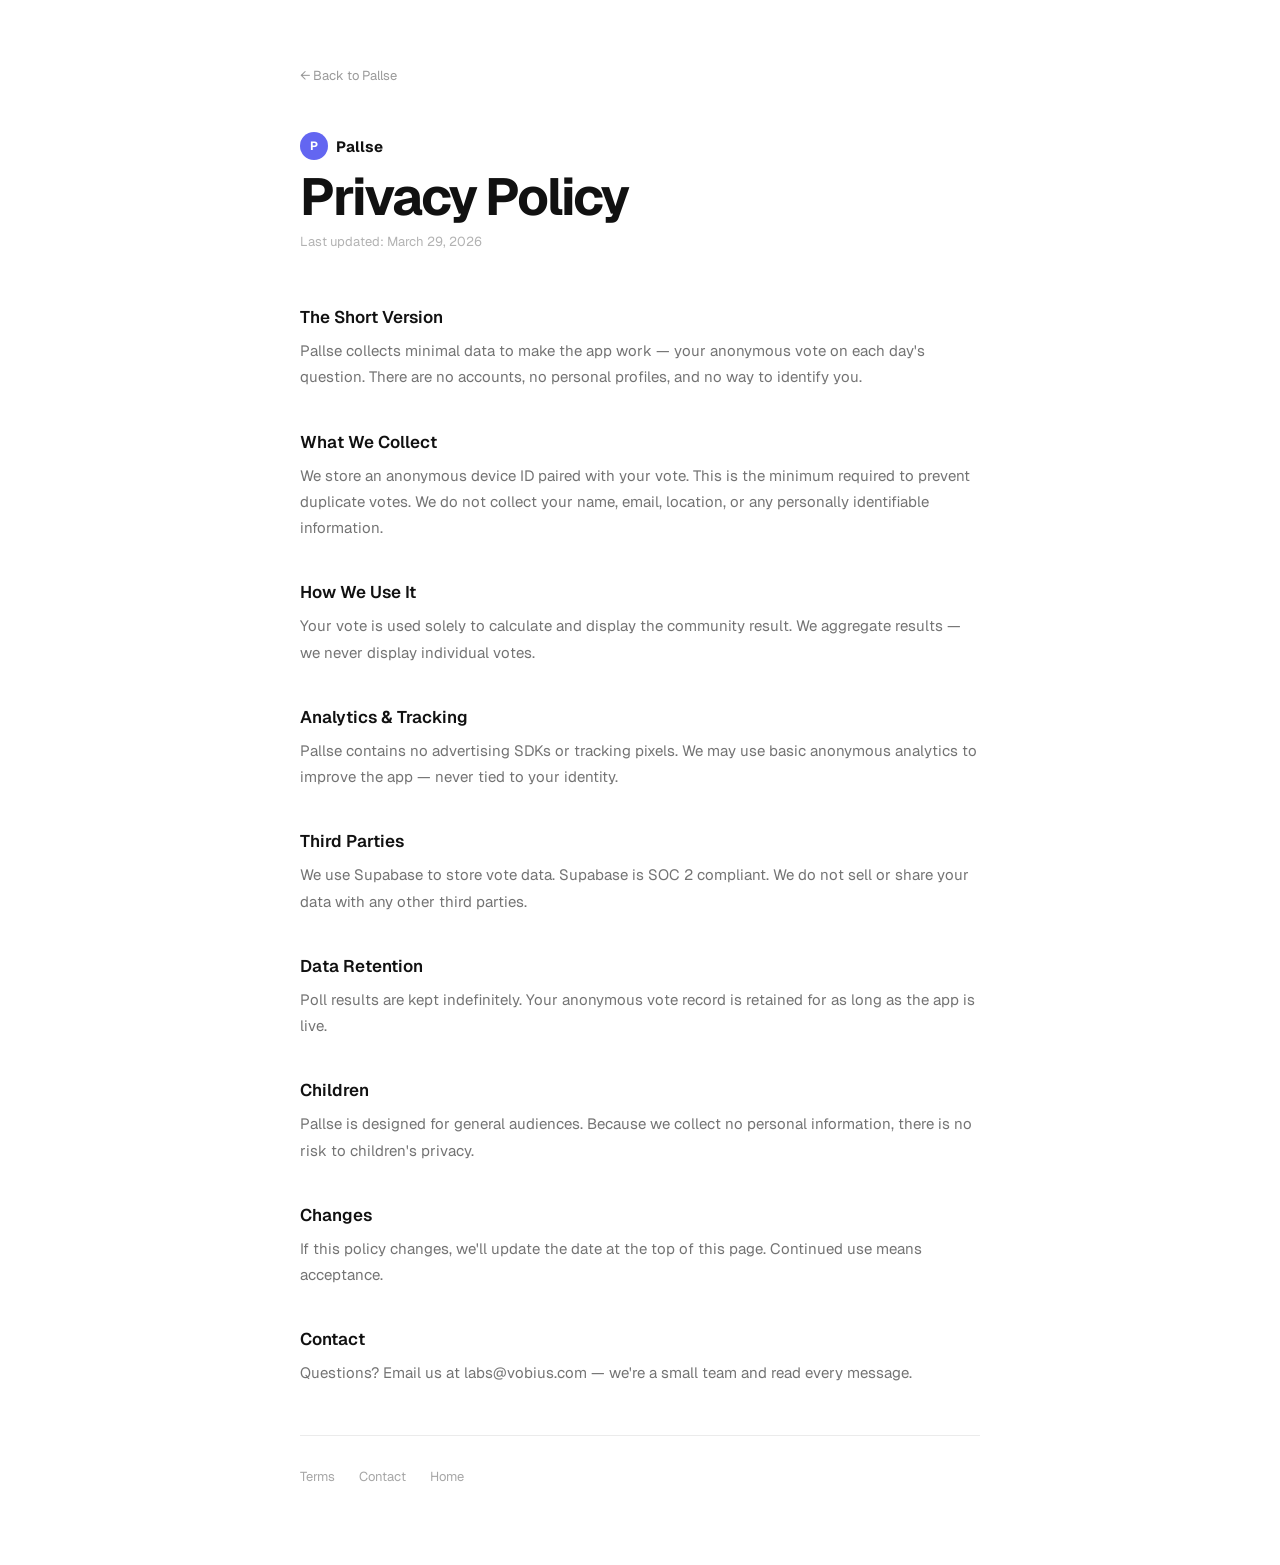
<file: privacy/index.html>
<!DOCTYPE html><html lang="en"><head><meta charSet="utf-8"/><meta name="viewport" content="width=device-width, initial-scale=1, viewport-fit=cover"/><link rel="stylesheet" href="/_next/static/css/a282e348d29135ad.css" data-precedence="next"/><link rel="preload" as="script" fetchPriority="low" href="/_next/static/chunks/webpack-db0a529a99835594.js"/><script src="/_next/static/chunks/4bd1b696-f4aa75091cf01f26.js" async=""></script><script src="/_next/static/chunks/684-24bfad4632136ef7.js" async=""></script><script src="/_next/static/chunks/main-app-12720f3554f483df.js" async=""></script><link rel="preconnect" href="https://fonts.googleapis.com"/><link rel="preconnect" href="https://fonts.gstatic.com" crossorigin="anonymous"/><meta name="theme-color" content="#ffffff"/><title>Pallse — One Question. Every Day.</title><meta name="description" content="The anonymous daily poll app. One question a day, the whole community votes, you see how the world thinks. No account required."/><meta property="og:title" content="Pallse — One Question. Every Day."/><meta property="og:description" content="Anonymous. Dead simple. Weirdly addictive."/><meta property="og:url" content="https://pallse.com/"/><meta property="og:image" content="https://pallse.com/og-image.png"/><meta property="og:image:width" content="1200"/><meta property="og:image:height" content="630"/><meta property="og:image:alt" content="Pallse"/><meta property="og:type" content="website"/><meta name="twitter:card" content="summary_large_image"/><meta name="twitter:title" content="Pallse — One Question. Every Day."/><meta name="twitter:description" content="Anonymous. Dead simple. Weirdly addictive."/><meta name="twitter:image" content="https://pallse.com/og-image.png"/><link href="https://fonts.googleapis.com/css2?family=Instrument+Serif:ital@1&amp;family=Geist:wght@400;500;600;700&amp;display=swap" rel="stylesheet"/><script src="/_next/static/chunks/polyfills-42372ed130431b0a.js" noModule=""></script></head><body><div style="min-height:100vh;background:#fff;padding:64px 24px 80px"><div style="max-width:680px;margin:0 auto"><a href="/" style="display:inline-flex;align-items:center;gap:6px;font-size:13px;color:rgba(0,0,0,0.4);text-decoration:none;margin-bottom:48px;font-family:Geist, sans-serif">← Back to Pallse</a><div style="display:flex;align-items:center;gap:8px;margin-bottom:8px"><div style="width:28px;height:28px;border-radius:50%;background:#6366f1;display:flex;align-items:center;justify-content:center;color:#fff;font-size:12px;font-weight:700">P</div><span style="font-weight:700;font-size:15px;font-family:Geist, sans-serif">Pallse</span></div><h1 style="font-size:clamp(32px,6vw,52px);font-weight:700;letter-spacing:-0.04em;line-height:1.1;margin-bottom:8px">Privacy Policy</h1><p style="font-size:13px;color:rgba(0,0,0,0.3);margin-bottom:56px;font-family:Geist, sans-serif">Last updated: March 29, 2026</p><div style="display:flex;flex-direction:column;gap:40px"><div><h2 style="font-size:17px;font-weight:600;margin-bottom:10px;font-family:Geist, sans-serif">The Short Version</h2><p style="font-size:15px;color:rgba(0,0,0,0.55);line-height:1.75;font-family:Geist, sans-serif">Pallse collects minimal data to make the app work — your anonymous vote on each day&#x27;s question. There are no accounts, no personal profiles, and no way to identify you.</p></div><div><h2 style="font-size:17px;font-weight:600;margin-bottom:10px;font-family:Geist, sans-serif">What We Collect</h2><p style="font-size:15px;color:rgba(0,0,0,0.55);line-height:1.75;font-family:Geist, sans-serif">We store an anonymous device ID paired with your vote. This is the minimum required to prevent duplicate votes. We do not collect your name, email, location, or any personally identifiable information.</p></div><div><h2 style="font-size:17px;font-weight:600;margin-bottom:10px;font-family:Geist, sans-serif">How We Use It</h2><p style="font-size:15px;color:rgba(0,0,0,0.55);line-height:1.75;font-family:Geist, sans-serif">Your vote is used solely to calculate and display the community result. We aggregate results — we never display individual votes.</p></div><div><h2 style="font-size:17px;font-weight:600;margin-bottom:10px;font-family:Geist, sans-serif">Analytics &amp; Tracking</h2><p style="font-size:15px;color:rgba(0,0,0,0.55);line-height:1.75;font-family:Geist, sans-serif">Pallse contains no advertising SDKs or tracking pixels. We may use basic anonymous analytics to improve the app — never tied to your identity.</p></div><div><h2 style="font-size:17px;font-weight:600;margin-bottom:10px;font-family:Geist, sans-serif">Third Parties</h2><p style="font-size:15px;color:rgba(0,0,0,0.55);line-height:1.75;font-family:Geist, sans-serif">We use Supabase to store vote data. Supabase is SOC 2 compliant. We do not sell or share your data with any other third parties.</p></div><div><h2 style="font-size:17px;font-weight:600;margin-bottom:10px;font-family:Geist, sans-serif">Data Retention</h2><p style="font-size:15px;color:rgba(0,0,0,0.55);line-height:1.75;font-family:Geist, sans-serif">Poll results are kept indefinitely. Your anonymous vote record is retained for as long as the app is live.</p></div><div><h2 style="font-size:17px;font-weight:600;margin-bottom:10px;font-family:Geist, sans-serif">Children</h2><p style="font-size:15px;color:rgba(0,0,0,0.55);line-height:1.75;font-family:Geist, sans-serif">Pallse is designed for general audiences. Because we collect no personal information, there is no risk to children&#x27;s privacy.</p></div><div><h2 style="font-size:17px;font-weight:600;margin-bottom:10px;font-family:Geist, sans-serif">Changes</h2><p style="font-size:15px;color:rgba(0,0,0,0.55);line-height:1.75;font-family:Geist, sans-serif">If this policy changes, we&#x27;ll update the date at the top of this page. Continued use means acceptance.</p></div><div><h2 style="font-size:17px;font-weight:600;margin-bottom:10px;font-family:Geist, sans-serif">Contact</h2><p style="font-size:15px;color:rgba(0,0,0,0.55);line-height:1.75;font-family:Geist, sans-serif">Questions? Email us at labs@vobius.com — we&#x27;re a small team and read every message.</p></div></div><div style="border-top:1px solid rgba(0,0,0,0.08);margin-top:48px;padding-top:32px;display:flex;gap:24px;flex-wrap:wrap"><a href="/terms" style="font-size:13px;color:rgba(0,0,0,0.35);text-decoration:none;font-family:Geist, sans-serif">Terms</a><a href="/contact" style="font-size:13px;color:rgba(0,0,0,0.35);text-decoration:none;font-family:Geist, sans-serif">Contact</a><a href="/" style="font-size:13px;color:rgba(0,0,0,0.35);text-decoration:none;font-family:Geist, sans-serif">Home</a></div></div></div><script src="/_next/static/chunks/webpack-db0a529a99835594.js" async=""></script><script>(self.__next_f=self.__next_f||[]).push([0])</script><script>self.__next_f.push([1,"1:\"$Sreact.fragment\"\n2:I[7555,[],\"\"]\n3:I[1295,[],\"\"]\n4:I[9665,[],\"OutletBoundary\"]\n7:I[9665,[],\"ViewportBoundary\"]\n9:I[9665,[],\"MetadataBoundary\"]\nb:I[6614,[],\"\"]\n:HL[\"/_next/static/css/a282e348d29135ad.css\",\"style\"]\n"])</script><script>self.__next_f.push([1,"0:{\"P\":null,\"b\":\"SJmsftRLFX3ar6Y-vktn1\",\"p\":\"\",\"c\":[\"\",\"privacy\",\"\"],\"i\":false,\"f\":[[[\"\",{\"children\":[\"privacy\",{\"children\":[\"__PAGE__\",{}]}]},\"$undefined\",\"$undefined\",true],[\"\",[\"$\",\"$1\",\"c\",{\"children\":[[[\"$\",\"link\",\"0\",{\"rel\":\"stylesheet\",\"href\":\"/_next/static/css/a282e348d29135ad.css\",\"precedence\":\"next\",\"crossOrigin\":\"$undefined\",\"nonce\":\"$undefined\"}]],[\"$\",\"html\",null,{\"lang\":\"en\",\"children\":[[\"$\",\"head\",null,{\"children\":[[\"$\",\"link\",null,{\"rel\":\"preconnect\",\"href\":\"https://fonts.googleapis.com\"}],[\"$\",\"link\",null,{\"rel\":\"preconnect\",\"href\":\"https://fonts.gstatic.com\",\"crossOrigin\":\"anonymous\"}],[\"$\",\"link\",null,{\"href\":\"https://fonts.googleapis.com/css2?family=Instrument+Serif:ital@1\u0026family=Geist:wght@400;500;600;700\u0026display=swap\",\"rel\":\"stylesheet\"}]]}],[\"$\",\"body\",null,{\"children\":[\"$\",\"$L2\",null,{\"parallelRouterKey\":\"children\",\"error\":\"$undefined\",\"errorStyles\":\"$undefined\",\"errorScripts\":\"$undefined\",\"template\":[\"$\",\"$L3\",null,{}],\"templateStyles\":\"$undefined\",\"templateScripts\":\"$undefined\",\"notFound\":[[[\"$\",\"title\",null,{\"children\":\"404: This page could not be found.\"}],[\"$\",\"div\",null,{\"style\":{\"fontFamily\":\"system-ui,\\\"Segoe UI\\\",Roboto,Helvetica,Arial,sans-serif,\\\"Apple Color Emoji\\\",\\\"Segoe UI Emoji\\\"\",\"height\":\"100vh\",\"textAlign\":\"center\",\"display\":\"flex\",\"flexDirection\":\"column\",\"alignItems\":\"center\",\"justifyContent\":\"center\"},\"children\":[\"$\",\"div\",null,{\"children\":[[\"$\",\"style\",null,{\"dangerouslySetInnerHTML\":{\"__html\":\"body{color:#000;background:#fff;margin:0}.next-error-h1{border-right:1px solid rgba(0,0,0,.3)}@media (prefers-color-scheme:dark){body{color:#fff;background:#000}.next-error-h1{border-right:1px solid rgba(255,255,255,.3)}}\"}}],[\"$\",\"h1\",null,{\"className\":\"next-error-h1\",\"style\":{\"display\":\"inline-block\",\"margin\":\"0 20px 0 0\",\"padding\":\"0 23px 0 0\",\"fontSize\":24,\"fontWeight\":500,\"verticalAlign\":\"top\",\"lineHeight\":\"49px\"},\"children\":404}],[\"$\",\"div\",null,{\"style\":{\"display\":\"inline-block\"},\"children\":[\"$\",\"h2\",null,{\"style\":{\"fontSize\":14,\"fontWeight\":400,\"lineHeight\":\"49px\",\"margin\":0},\"children\":\"This page could not be found.\"}]}]]}]}]],[]],\"forbidden\":\"$undefined\",\"unauthorized\":\"$undefined\"}]}]]}]]}],{\"children\":[\"privacy\",[\"$\",\"$1\",\"c\",{\"children\":[null,[\"$\",\"$L2\",null,{\"parallelRouterKey\":\"children\",\"error\":\"$undefined\",\"errorStyles\":\"$undefined\",\"errorScripts\":\"$undefined\",\"template\":[\"$\",\"$L3\",null,{}],\"templateStyles\":\"$undefined\",\"templateScripts\":\"$undefined\",\"notFound\":\"$undefined\",\"forbidden\":\"$undefined\",\"unauthorized\":\"$undefined\"}]]}],{\"children\":[\"__PAGE__\",[\"$\",\"$1\",\"c\",{\"children\":[[\"$\",\"div\",null,{\"style\":{\"minHeight\":\"100vh\",\"background\":\"#fff\",\"padding\":\"64px 24px 80px\"},\"children\":[\"$\",\"div\",null,{\"style\":{\"maxWidth\":680,\"margin\":\"0 auto\"},\"children\":[[\"$\",\"a\",null,{\"href\":\"/\",\"style\":{\"display\":\"inline-flex\",\"alignItems\":\"center\",\"gap\":6,\"fontSize\":13,\"color\":\"rgba(0,0,0,0.4)\",\"textDecoration\":\"none\",\"marginBottom\":48,\"fontFamily\":\"Geist, sans-serif\"},\"children\":\"← Back to Pallse\"}],[\"$\",\"div\",null,{\"style\":{\"display\":\"flex\",\"alignItems\":\"center\",\"gap\":8,\"marginBottom\":8},\"children\":[[\"$\",\"div\",null,{\"style\":{\"width\":28,\"height\":28,\"borderRadius\":\"50%\",\"background\":\"#6366f1\",\"display\":\"flex\",\"alignItems\":\"center\",\"justifyContent\":\"center\",\"color\":\"#fff\",\"fontSize\":12,\"fontWeight\":700},\"children\":\"P\"}],[\"$\",\"span\",null,{\"style\":{\"fontWeight\":700,\"fontSize\":15,\"fontFamily\":\"Geist, sans-serif\"},\"children\":\"Pallse\"}]]}],[\"$\",\"h1\",null,{\"style\":{\"fontSize\":\"clamp(32px,6vw,52px)\",\"fontWeight\":700,\"letterSpacing\":\"-0.04em\",\"lineHeight\":1.1,\"marginBottom\":8},\"children\":\"Privacy Policy\"}],[\"$\",\"p\",null,{\"style\":{\"fontSize\":13,\"color\":\"rgba(0,0,0,0.3)\",\"marginBottom\":56,\"fontFamily\":\"Geist, sans-serif\"},\"children\":\"Last updated: March 29, 2026\"}],[\"$\",\"div\",null,{\"style\":{\"display\":\"flex\",\"flexDirection\":\"column\",\"gap\":40},\"children\":[[\"$\",\"div\",\"The Short Version\",{\"children\":[[\"$\",\"h2\",null,{\"style\":{\"fontSize\":17,\"fontWeight\":600,\"marginBottom\":10,\"fontFamily\":\"Geist, sans-serif\"},\"children\":\"The Short Version\"}],[\"$\",\"p\",null,{\"style\":{\"fontSize\":15,\"color\":\"rgba(0,0,0,0.55)\",\"lineHeight\":1.75,\"fontFamily\":\"Geist, sans-serif\"},\"children\":\"Pallse collects minimal data to make the app work — your anonymous vote on each day's question. There are no accounts, no personal profiles, and no way to identify you.\"}]]}],[\"$\",\"div\",\"What We Collect\",{\"children\":[[\"$\",\"h2\",null,{\"style\":{\"fontSize\":17,\"fontWeight\":600,\"marginBottom\":10,\"fontFamily\":\"Geist, sans-serif\"},\"children\":\"What We Collect\"}],[\"$\",\"p\",null,{\"style\":{\"fontSize\":15,\"color\":\"rgba(0,0,0,0.55)\",\"lineHeight\":1.75,\"fontFamily\":\"Geist, sans-serif\"},\"children\":\"We store an anonymous device ID paired with your vote. This is the minimum required to prevent duplicate votes. We do not collect your name, email, location, or any personally identifiable information.\"}]]}],[\"$\",\"div\",\"How We Use It\",{\"children\":[[\"$\",\"h2\",null,{\"style\":{\"fontSize\":17,\"fontWeight\":600,\"marginBottom\":10,\"fontFamily\":\"Geist, sans-serif\"},\"children\":\"How We Use It\"}],[\"$\",\"p\",null,{\"style\":{\"fontSize\":15,\"color\":\"rgba(0,0,0,0.55)\",\"lineHeight\":1.75,\"fontFamily\":\"Geist, sans-serif\"},\"children\":\"Your vote is used solely to calculate and display the community result. We aggregate results — we never display individual votes.\"}]]}],[\"$\",\"div\",\"Analytics \u0026 Tracking\",{\"children\":[[\"$\",\"h2\",null,{\"style\":{\"fontSize\":17,\"fontWeight\":600,\"marginBottom\":10,\"fontFamily\":\"Geist, sans-serif\"},\"children\":\"Analytics \u0026 Tracking\"}],[\"$\",\"p\",null,{\"style\":{\"fontSize\":15,\"color\":\"rgba(0,0,0,0.55)\",\"lineHeight\":1.75,\"fontFamily\":\"Geist, sans-serif\"},\"children\":\"Pallse contains no advertising SDKs or tracking pixels. We may use basic anonymous analytics to improve the app — never tied to your identity.\"}]]}],[\"$\",\"div\",\"Third Parties\",{\"children\":[[\"$\",\"h2\",null,{\"style\":{\"fontSize\":17,\"fontWeight\":600,\"marginBottom\":10,\"fontFamily\":\"Geist, sans-serif\"},\"children\":\"Third Parties\"}],[\"$\",\"p\",null,{\"style\":{\"fontSize\":15,\"color\":\"rgba(0,0,0,0.55)\",\"lineHeight\":1.75,\"fontFamily\":\"Geist, sans-serif\"},\"children\":\"We use Supabase to store vote data. Supabase is SOC 2 compliant. We do not sell or share your data with any other third parties.\"}]]}],[\"$\",\"div\",\"Data Retention\",{\"children\":[[\"$\",\"h2\",null,{\"style\":{\"fontSize\":17,\"fontWeight\":600,\"marginBottom\":10,\"fontFamily\":\"Geist, sans-serif\"},\"children\":\"Data Retention\"}],[\"$\",\"p\",null,{\"style\":{\"fontSize\":15,\"color\":\"rgba(0,0,0,0.55)\",\"lineHeight\":1.75,\"fontFamily\":\"Geist, sans-serif\"},\"children\":\"Poll results are kept indefinitely. Your anonymous vote record is retained for as long as the app is live.\"}]]}],[\"$\",\"div\",\"Children\",{\"children\":[[\"$\",\"h2\",null,{\"style\":{\"fontSize\":17,\"fontWeight\":600,\"marginBottom\":10,\"fontFamily\":\"Geist, sans-serif\"},\"children\":\"Children\"}],[\"$\",\"p\",null,{\"style\":{\"fontSize\":15,\"color\":\"rgba(0,0,0,0.55)\",\"lineHeight\":1.75,\"fontFamily\":\"Geist, sans-serif\"},\"children\":\"Pallse is designed for general audiences. Because we collect no personal information, there is no risk to children's privacy.\"}]]}],[\"$\",\"div\",\"Changes\",{\"children\":[[\"$\",\"h2\",null,{\"style\":{\"fontSize\":17,\"fontWeight\":600,\"marginBottom\":10,\"fontFamily\":\"Geist, sans-serif\"},\"children\":\"Changes\"}],[\"$\",\"p\",null,{\"style\":{\"fontSize\":15,\"color\":\"rgba(0,0,0,0.55)\",\"lineHeight\":1.75,\"fontFamily\":\"Geist, sans-serif\"},\"children\":\"If this policy changes, we'll update the date at the top of this page. Continued use means acceptance.\"}]]}],[\"$\",\"div\",\"Contact\",{\"children\":[[\"$\",\"h2\",null,{\"style\":{\"fontSize\":17,\"fontWeight\":600,\"marginBottom\":10,\"fontFamily\":\"Geist, sans-serif\"},\"children\":\"Contact\"}],[\"$\",\"p\",null,{\"style\":{\"fontSize\":15,\"color\":\"rgba(0,0,0,0.55)\",\"lineHeight\":1.75,\"fontFamily\":\"Geist, sans-serif\"},\"children\":\"Questions? Email us at labs@vobius.com — we're a small team and read every message.\"}]]}]]}],[\"$\",\"div\",null,{\"style\":{\"borderTop\":\"1px solid rgba(0,0,0,0.08)\",\"marginTop\":48,\"paddingTop\":32,\"display\":\"flex\",\"gap\":24,\"flexWrap\":\"wrap\"},\"children\":[[\"$\",\"a\",\"Terms\",{\"href\":\"/terms\",\"style\":{\"fontSize\":13,\"color\":\"rgba(0,0,0,0.35)\",\"textDecoration\":\"none\",\"fontFamily\":\"Geist, sans-serif\"},\"children\":\"Terms\"}],[\"$\",\"a\",\"Contact\",{\"href\":\"/contact\",\"style\":{\"fontSize\":13,\"color\":\"rgba(0,0,0,0.35)\",\"textDecoration\":\"none\",\"fontFamily\":\"Geist, sans-serif\"},\"children\":\"Contact\"}],[\"$\",\"a\",\"Home\",{\"href\":\"/\",\"style\":{\"fontSize\":13,\"color\":\"rgba(0,0,0,0.35)\",\"textDecoration\":\"none\",\"fontFamily\":\"Geist, sans-serif\"},\"children\":\"Home\"}]]}]]}]}],\"$undefined\",null,[\"$\",\"$L4\",null,{\"children\":[\"$L5\",\"$L6\",null]}]]}],{},null,false]},null,false]},null,false],[\"$\",\"$1\",\"h\",{\"children\":[null,[\"$\",\"$1\",\"DSH-mJTOCdPQ3LjXoR-1R\",{\"children\":[[\"$\",\"$L7\",null,{\"children\":\"$L8\"}],null]}],[\"$\",\"$L9\",null,{\"children\":\"$La\"}]]}],false]],\"m\":\"$undefined\",\"G\":[\"$b\",\"$undefined\"],\"s\":false,\"S\":true}\n"])</script><script>self.__next_f.push([1,"8:[[\"$\",\"meta\",\"0\",{\"charSet\":\"utf-8\"}],[\"$\",\"meta\",\"1\",{\"name\":\"viewport\",\"content\":\"width=device-width, initial-scale=1, viewport-fit=cover\"}],[\"$\",\"meta\",\"2\",{\"name\":\"theme-color\",\"content\":\"#ffffff\"}]]\n5:null\n"])</script><script>self.__next_f.push([1,"6:null\na:[[\"$\",\"title\",\"0\",{\"children\":\"Pallse — One Question. Every Day.\"}],[\"$\",\"meta\",\"1\",{\"name\":\"description\",\"content\":\"The anonymous daily poll app. One question a day, the whole community votes, you see how the world thinks. No account required.\"}],[\"$\",\"meta\",\"2\",{\"property\":\"og:title\",\"content\":\"Pallse — One Question. Every Day.\"}],[\"$\",\"meta\",\"3\",{\"property\":\"og:description\",\"content\":\"Anonymous. Dead simple. Weirdly addictive.\"}],[\"$\",\"meta\",\"4\",{\"property\":\"og:url\",\"content\":\"https://pallse.com/\"}],[\"$\",\"meta\",\"5\",{\"property\":\"og:image\",\"content\":\"https://pallse.com/og-image.png\"}],[\"$\",\"meta\",\"6\",{\"property\":\"og:image:width\",\"content\":\"1200\"}],[\"$\",\"meta\",\"7\",{\"property\":\"og:image:height\",\"content\":\"630\"}],[\"$\",\"meta\",\"8\",{\"property\":\"og:image:alt\",\"content\":\"Pallse\"}],[\"$\",\"meta\",\"9\",{\"property\":\"og:type\",\"content\":\"website\"}],[\"$\",\"meta\",\"10\",{\"name\":\"twitter:card\",\"content\":\"summary_large_image\"}],[\"$\",\"meta\",\"11\",{\"name\":\"twitter:title\",\"content\":\"Pallse — One Question. Every Day.\"}],[\"$\",\"meta\",\"12\",{\"name\":\"twitter:description\",\"content\":\"Anonymous. Dead simple. Weirdly addictive.\"}],[\"$\",\"meta\",\"13\",{\"name\":\"twitter:image\",\"content\":\"https://pallse.com/og-image.png\"}]]\n"])</script></body></html>
</file>
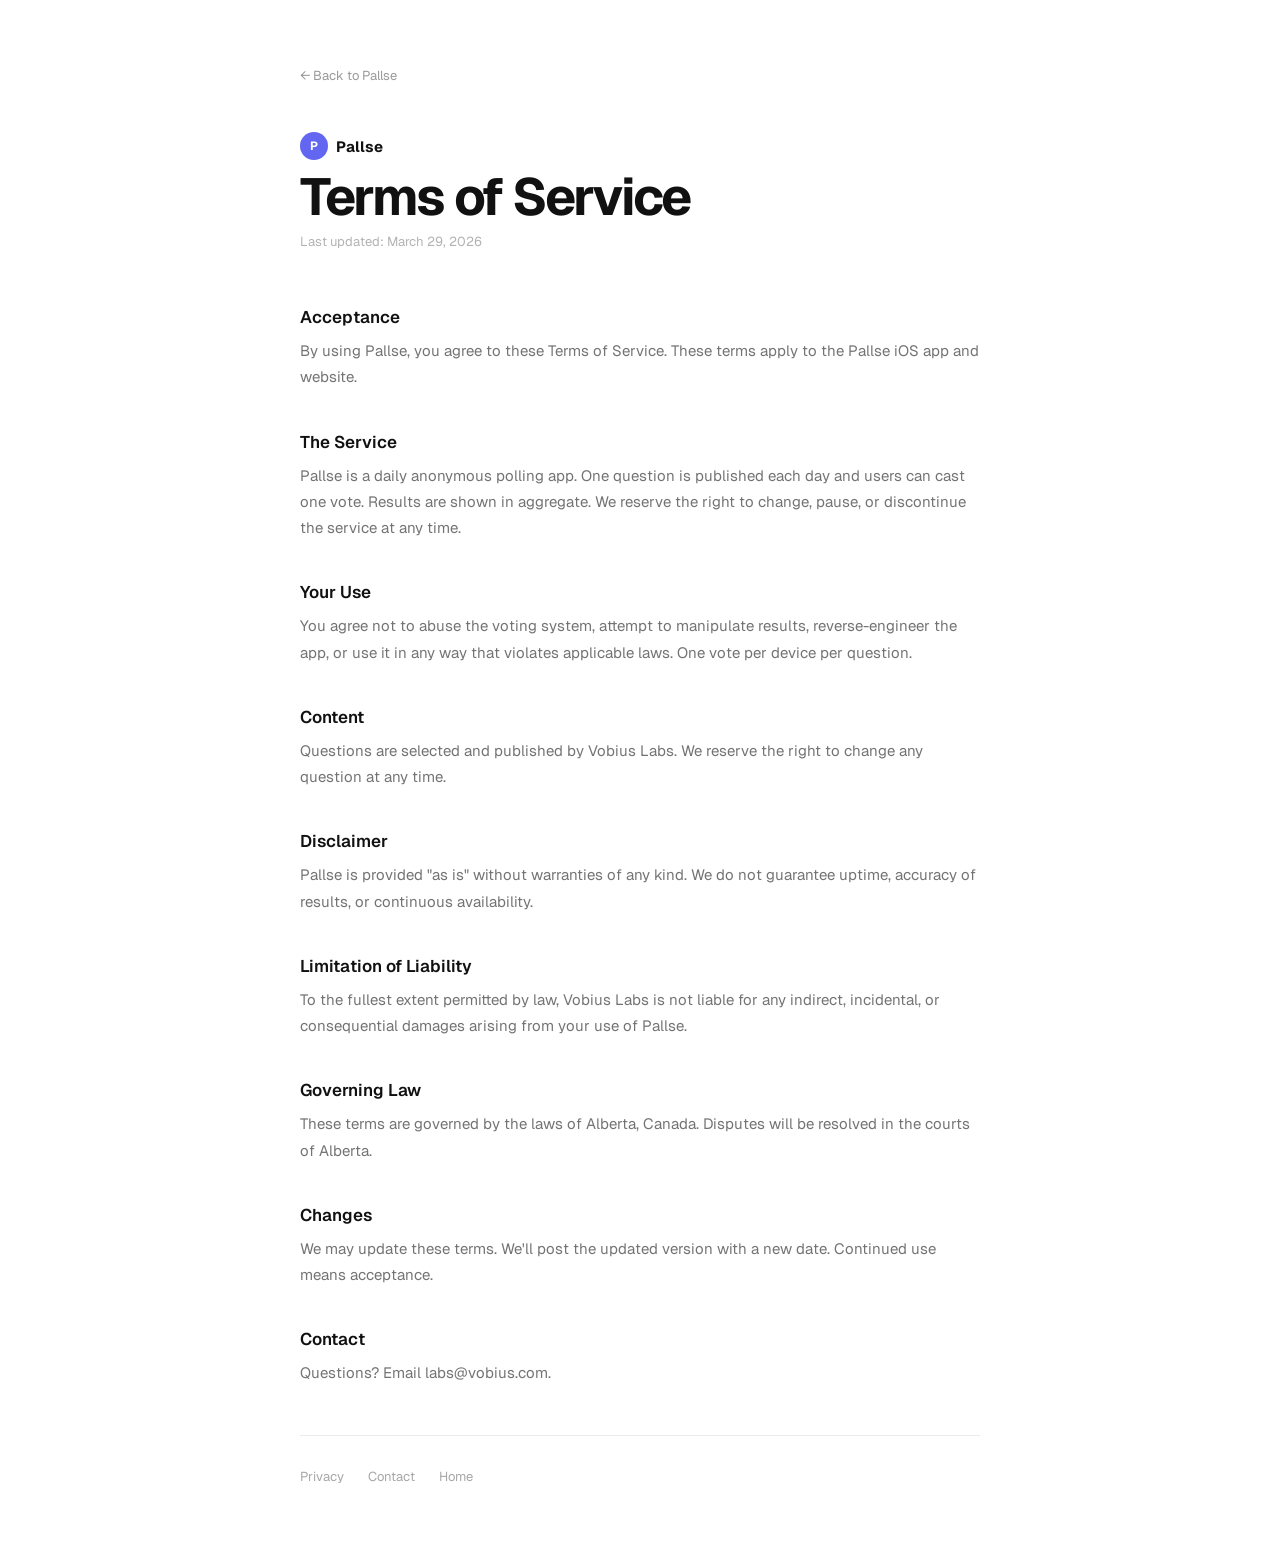
<file: terms/index.html>
<!DOCTYPE html><html lang="en"><head><meta charSet="utf-8"/><meta name="viewport" content="width=device-width, initial-scale=1, viewport-fit=cover"/><link rel="stylesheet" href="/_next/static/css/a282e348d29135ad.css" data-precedence="next"/><link rel="preload" as="script" fetchPriority="low" href="/_next/static/chunks/webpack-db0a529a99835594.js"/><script src="/_next/static/chunks/4bd1b696-f4aa75091cf01f26.js" async=""></script><script src="/_next/static/chunks/684-24bfad4632136ef7.js" async=""></script><script src="/_next/static/chunks/main-app-12720f3554f483df.js" async=""></script><link rel="preconnect" href="https://fonts.googleapis.com"/><link rel="preconnect" href="https://fonts.gstatic.com" crossorigin="anonymous"/><meta name="theme-color" content="#ffffff"/><title>Pallse — One Question. Every Day.</title><meta name="description" content="The anonymous daily poll app. One question a day, the whole community votes, you see how the world thinks. No account required."/><meta property="og:title" content="Pallse — One Question. Every Day."/><meta property="og:description" content="Anonymous. Dead simple. Weirdly addictive."/><meta property="og:url" content="https://pallse.com/"/><meta property="og:image" content="https://pallse.com/og-image.png"/><meta property="og:image:width" content="1200"/><meta property="og:image:height" content="630"/><meta property="og:image:alt" content="Pallse"/><meta property="og:type" content="website"/><meta name="twitter:card" content="summary_large_image"/><meta name="twitter:title" content="Pallse — One Question. Every Day."/><meta name="twitter:description" content="Anonymous. Dead simple. Weirdly addictive."/><meta name="twitter:image" content="https://pallse.com/og-image.png"/><link href="https://fonts.googleapis.com/css2?family=Instrument+Serif:ital@1&amp;family=Geist:wght@400;500;600;700&amp;display=swap" rel="stylesheet"/><script src="/_next/static/chunks/polyfills-42372ed130431b0a.js" noModule=""></script></head><body><div style="min-height:100vh;background:#fff;padding:64px 24px 80px"><div style="max-width:680px;margin:0 auto"><a href="/" style="display:inline-flex;align-items:center;gap:6px;font-size:13px;color:rgba(0,0,0,0.4);text-decoration:none;margin-bottom:48px;font-family:Geist, sans-serif">← Back to Pallse</a><div style="display:flex;align-items:center;gap:8px;margin-bottom:8px"><div style="width:28px;height:28px;border-radius:50%;background:#6366f1;display:flex;align-items:center;justify-content:center;color:#fff;font-size:12px;font-weight:700">P</div><span style="font-weight:700;font-size:15px;font-family:Geist, sans-serif">Pallse</span></div><h1 style="font-size:clamp(32px,6vw,52px);font-weight:700;letter-spacing:-0.04em;line-height:1.1;margin-bottom:8px">Terms of Service</h1><p style="font-size:13px;color:rgba(0,0,0,0.3);margin-bottom:56px;font-family:Geist, sans-serif">Last updated: March 29, 2026</p><div style="display:flex;flex-direction:column;gap:40px"><div><h2 style="font-size:17px;font-weight:600;margin-bottom:10px;font-family:Geist, sans-serif">Acceptance</h2><p style="font-size:15px;color:rgba(0,0,0,0.55);line-height:1.75;font-family:Geist, sans-serif">By using Pallse, you agree to these Terms of Service. These terms apply to the Pallse iOS app and website.</p></div><div><h2 style="font-size:17px;font-weight:600;margin-bottom:10px;font-family:Geist, sans-serif">The Service</h2><p style="font-size:15px;color:rgba(0,0,0,0.55);line-height:1.75;font-family:Geist, sans-serif">Pallse is a daily anonymous polling app. One question is published each day and users can cast one vote. Results are shown in aggregate. We reserve the right to change, pause, or discontinue the service at any time.</p></div><div><h2 style="font-size:17px;font-weight:600;margin-bottom:10px;font-family:Geist, sans-serif">Your Use</h2><p style="font-size:15px;color:rgba(0,0,0,0.55);line-height:1.75;font-family:Geist, sans-serif">You agree not to abuse the voting system, attempt to manipulate results, reverse-engineer the app, or use it in any way that violates applicable laws. One vote per device per question.</p></div><div><h2 style="font-size:17px;font-weight:600;margin-bottom:10px;font-family:Geist, sans-serif">Content</h2><p style="font-size:15px;color:rgba(0,0,0,0.55);line-height:1.75;font-family:Geist, sans-serif">Questions are selected and published by Vobius Labs. We reserve the right to change any question at any time.</p></div><div><h2 style="font-size:17px;font-weight:600;margin-bottom:10px;font-family:Geist, sans-serif">Disclaimer</h2><p style="font-size:15px;color:rgba(0,0,0,0.55);line-height:1.75;font-family:Geist, sans-serif">Pallse is provided &quot;as is&quot; without warranties of any kind. We do not guarantee uptime, accuracy of results, or continuous availability.</p></div><div><h2 style="font-size:17px;font-weight:600;margin-bottom:10px;font-family:Geist, sans-serif">Limitation of Liability</h2><p style="font-size:15px;color:rgba(0,0,0,0.55);line-height:1.75;font-family:Geist, sans-serif">To the fullest extent permitted by law, Vobius Labs is not liable for any indirect, incidental, or consequential damages arising from your use of Pallse.</p></div><div><h2 style="font-size:17px;font-weight:600;margin-bottom:10px;font-family:Geist, sans-serif">Governing Law</h2><p style="font-size:15px;color:rgba(0,0,0,0.55);line-height:1.75;font-family:Geist, sans-serif">These terms are governed by the laws of Alberta, Canada. Disputes will be resolved in the courts of Alberta.</p></div><div><h2 style="font-size:17px;font-weight:600;margin-bottom:10px;font-family:Geist, sans-serif">Changes</h2><p style="font-size:15px;color:rgba(0,0,0,0.55);line-height:1.75;font-family:Geist, sans-serif">We may update these terms. We&#x27;ll post the updated version with a new date. Continued use means acceptance.</p></div><div><h2 style="font-size:17px;font-weight:600;margin-bottom:10px;font-family:Geist, sans-serif">Contact</h2><p style="font-size:15px;color:rgba(0,0,0,0.55);line-height:1.75;font-family:Geist, sans-serif">Questions? Email labs@vobius.com.</p></div></div><div style="border-top:1px solid rgba(0,0,0,0.08);margin-top:48px;padding-top:32px;display:flex;gap:24px;flex-wrap:wrap"><a href="/privacy" style="font-size:13px;color:rgba(0,0,0,0.35);text-decoration:none;font-family:Geist, sans-serif">Privacy</a><a href="/contact" style="font-size:13px;color:rgba(0,0,0,0.35);text-decoration:none;font-family:Geist, sans-serif">Contact</a><a href="/" style="font-size:13px;color:rgba(0,0,0,0.35);text-decoration:none;font-family:Geist, sans-serif">Home</a></div></div></div><script src="/_next/static/chunks/webpack-db0a529a99835594.js" async=""></script><script>(self.__next_f=self.__next_f||[]).push([0])</script><script>self.__next_f.push([1,"1:\"$Sreact.fragment\"\n2:I[7555,[],\"\"]\n3:I[1295,[],\"\"]\n4:I[9665,[],\"OutletBoundary\"]\n7:I[9665,[],\"ViewportBoundary\"]\n9:I[9665,[],\"MetadataBoundary\"]\nb:I[6614,[],\"\"]\n:HL[\"/_next/static/css/a282e348d29135ad.css\",\"style\"]\n"])</script><script>self.__next_f.push([1,"0:{\"P\":null,\"b\":\"SJmsftRLFX3ar6Y-vktn1\",\"p\":\"\",\"c\":[\"\",\"terms\",\"\"],\"i\":false,\"f\":[[[\"\",{\"children\":[\"terms\",{\"children\":[\"__PAGE__\",{}]}]},\"$undefined\",\"$undefined\",true],[\"\",[\"$\",\"$1\",\"c\",{\"children\":[[[\"$\",\"link\",\"0\",{\"rel\":\"stylesheet\",\"href\":\"/_next/static/css/a282e348d29135ad.css\",\"precedence\":\"next\",\"crossOrigin\":\"$undefined\",\"nonce\":\"$undefined\"}]],[\"$\",\"html\",null,{\"lang\":\"en\",\"children\":[[\"$\",\"head\",null,{\"children\":[[\"$\",\"link\",null,{\"rel\":\"preconnect\",\"href\":\"https://fonts.googleapis.com\"}],[\"$\",\"link\",null,{\"rel\":\"preconnect\",\"href\":\"https://fonts.gstatic.com\",\"crossOrigin\":\"anonymous\"}],[\"$\",\"link\",null,{\"href\":\"https://fonts.googleapis.com/css2?family=Instrument+Serif:ital@1\u0026family=Geist:wght@400;500;600;700\u0026display=swap\",\"rel\":\"stylesheet\"}]]}],[\"$\",\"body\",null,{\"children\":[\"$\",\"$L2\",null,{\"parallelRouterKey\":\"children\",\"error\":\"$undefined\",\"errorStyles\":\"$undefined\",\"errorScripts\":\"$undefined\",\"template\":[\"$\",\"$L3\",null,{}],\"templateStyles\":\"$undefined\",\"templateScripts\":\"$undefined\",\"notFound\":[[[\"$\",\"title\",null,{\"children\":\"404: This page could not be found.\"}],[\"$\",\"div\",null,{\"style\":{\"fontFamily\":\"system-ui,\\\"Segoe UI\\\",Roboto,Helvetica,Arial,sans-serif,\\\"Apple Color Emoji\\\",\\\"Segoe UI Emoji\\\"\",\"height\":\"100vh\",\"textAlign\":\"center\",\"display\":\"flex\",\"flexDirection\":\"column\",\"alignItems\":\"center\",\"justifyContent\":\"center\"},\"children\":[\"$\",\"div\",null,{\"children\":[[\"$\",\"style\",null,{\"dangerouslySetInnerHTML\":{\"__html\":\"body{color:#000;background:#fff;margin:0}.next-error-h1{border-right:1px solid rgba(0,0,0,.3)}@media (prefers-color-scheme:dark){body{color:#fff;background:#000}.next-error-h1{border-right:1px solid rgba(255,255,255,.3)}}\"}}],[\"$\",\"h1\",null,{\"className\":\"next-error-h1\",\"style\":{\"display\":\"inline-block\",\"margin\":\"0 20px 0 0\",\"padding\":\"0 23px 0 0\",\"fontSize\":24,\"fontWeight\":500,\"verticalAlign\":\"top\",\"lineHeight\":\"49px\"},\"children\":404}],[\"$\",\"div\",null,{\"style\":{\"display\":\"inline-block\"},\"children\":[\"$\",\"h2\",null,{\"style\":{\"fontSize\":14,\"fontWeight\":400,\"lineHeight\":\"49px\",\"margin\":0},\"children\":\"This page could not be found.\"}]}]]}]}]],[]],\"forbidden\":\"$undefined\",\"unauthorized\":\"$undefined\"}]}]]}]]}],{\"children\":[\"terms\",[\"$\",\"$1\",\"c\",{\"children\":[null,[\"$\",\"$L2\",null,{\"parallelRouterKey\":\"children\",\"error\":\"$undefined\",\"errorStyles\":\"$undefined\",\"errorScripts\":\"$undefined\",\"template\":[\"$\",\"$L3\",null,{}],\"templateStyles\":\"$undefined\",\"templateScripts\":\"$undefined\",\"notFound\":\"$undefined\",\"forbidden\":\"$undefined\",\"unauthorized\":\"$undefined\"}]]}],{\"children\":[\"__PAGE__\",[\"$\",\"$1\",\"c\",{\"children\":[[\"$\",\"div\",null,{\"style\":{\"minHeight\":\"100vh\",\"background\":\"#fff\",\"padding\":\"64px 24px 80px\"},\"children\":[\"$\",\"div\",null,{\"style\":{\"maxWidth\":680,\"margin\":\"0 auto\"},\"children\":[[\"$\",\"a\",null,{\"href\":\"/\",\"style\":{\"display\":\"inline-flex\",\"alignItems\":\"center\",\"gap\":6,\"fontSize\":13,\"color\":\"rgba(0,0,0,0.4)\",\"textDecoration\":\"none\",\"marginBottom\":48,\"fontFamily\":\"Geist, sans-serif\"},\"children\":\"← Back to Pallse\"}],[\"$\",\"div\",null,{\"style\":{\"display\":\"flex\",\"alignItems\":\"center\",\"gap\":8,\"marginBottom\":8},\"children\":[[\"$\",\"div\",null,{\"style\":{\"width\":28,\"height\":28,\"borderRadius\":\"50%\",\"background\":\"#6366f1\",\"display\":\"flex\",\"alignItems\":\"center\",\"justifyContent\":\"center\",\"color\":\"#fff\",\"fontSize\":12,\"fontWeight\":700},\"children\":\"P\"}],[\"$\",\"span\",null,{\"style\":{\"fontWeight\":700,\"fontSize\":15,\"fontFamily\":\"Geist, sans-serif\"},\"children\":\"Pallse\"}]]}],[\"$\",\"h1\",null,{\"style\":{\"fontSize\":\"clamp(32px,6vw,52px)\",\"fontWeight\":700,\"letterSpacing\":\"-0.04em\",\"lineHeight\":1.1,\"marginBottom\":8},\"children\":\"Terms of Service\"}],[\"$\",\"p\",null,{\"style\":{\"fontSize\":13,\"color\":\"rgba(0,0,0,0.3)\",\"marginBottom\":56,\"fontFamily\":\"Geist, sans-serif\"},\"children\":\"Last updated: March 29, 2026\"}],[\"$\",\"div\",null,{\"style\":{\"display\":\"flex\",\"flexDirection\":\"column\",\"gap\":40},\"children\":[[\"$\",\"div\",\"Acceptance\",{\"children\":[[\"$\",\"h2\",null,{\"style\":{\"fontSize\":17,\"fontWeight\":600,\"marginBottom\":10,\"fontFamily\":\"Geist, sans-serif\"},\"children\":\"Acceptance\"}],[\"$\",\"p\",null,{\"style\":{\"fontSize\":15,\"color\":\"rgba(0,0,0,0.55)\",\"lineHeight\":1.75,\"fontFamily\":\"Geist, sans-serif\"},\"children\":\"By using Pallse, you agree to these Terms of Service. These terms apply to the Pallse iOS app and website.\"}]]}],[\"$\",\"div\",\"The Service\",{\"children\":[[\"$\",\"h2\",null,{\"style\":{\"fontSize\":17,\"fontWeight\":600,\"marginBottom\":10,\"fontFamily\":\"Geist, sans-serif\"},\"children\":\"The Service\"}],[\"$\",\"p\",null,{\"style\":{\"fontSize\":15,\"color\":\"rgba(0,0,0,0.55)\",\"lineHeight\":1.75,\"fontFamily\":\"Geist, sans-serif\"},\"children\":\"Pallse is a daily anonymous polling app. One question is published each day and users can cast one vote. Results are shown in aggregate. We reserve the right to change, pause, or discontinue the service at any time.\"}]]}],[\"$\",\"div\",\"Your Use\",{\"children\":[[\"$\",\"h2\",null,{\"style\":{\"fontSize\":17,\"fontWeight\":600,\"marginBottom\":10,\"fontFamily\":\"Geist, sans-serif\"},\"children\":\"Your Use\"}],[\"$\",\"p\",null,{\"style\":{\"fontSize\":15,\"color\":\"rgba(0,0,0,0.55)\",\"lineHeight\":1.75,\"fontFamily\":\"Geist, sans-serif\"},\"children\":\"You agree not to abuse the voting system, attempt to manipulate results, reverse-engineer the app, or use it in any way that violates applicable laws. One vote per device per question.\"}]]}],[\"$\",\"div\",\"Content\",{\"children\":[[\"$\",\"h2\",null,{\"style\":{\"fontSize\":17,\"fontWeight\":600,\"marginBottom\":10,\"fontFamily\":\"Geist, sans-serif\"},\"children\":\"Content\"}],[\"$\",\"p\",null,{\"style\":{\"fontSize\":15,\"color\":\"rgba(0,0,0,0.55)\",\"lineHeight\":1.75,\"fontFamily\":\"Geist, sans-serif\"},\"children\":\"Questions are selected and published by Vobius Labs. We reserve the right to change any question at any time.\"}]]}],[\"$\",\"div\",\"Disclaimer\",{\"children\":[[\"$\",\"h2\",null,{\"style\":{\"fontSize\":17,\"fontWeight\":600,\"marginBottom\":10,\"fontFamily\":\"Geist, sans-serif\"},\"children\":\"Disclaimer\"}],[\"$\",\"p\",null,{\"style\":{\"fontSize\":15,\"color\":\"rgba(0,0,0,0.55)\",\"lineHeight\":1.75,\"fontFamily\":\"Geist, sans-serif\"},\"children\":\"Pallse is provided \\\"as is\\\" without warranties of any kind. We do not guarantee uptime, accuracy of results, or continuous availability.\"}]]}],[\"$\",\"div\",\"Limitation of Liability\",{\"children\":[[\"$\",\"h2\",null,{\"style\":{\"fontSize\":17,\"fontWeight\":600,\"marginBottom\":10,\"fontFamily\":\"Geist, sans-serif\"},\"children\":\"Limitation of Liability\"}],[\"$\",\"p\",null,{\"style\":{\"fontSize\":15,\"color\":\"rgba(0,0,0,0.55)\",\"lineHeight\":1.75,\"fontFamily\":\"Geist, sans-serif\"},\"children\":\"To the fullest extent permitted by law, Vobius Labs is not liable for any indirect, incidental, or consequential damages arising from your use of Pallse.\"}]]}],[\"$\",\"div\",\"Governing Law\",{\"children\":[[\"$\",\"h2\",null,{\"style\":{\"fontSize\":17,\"fontWeight\":600,\"marginBottom\":10,\"fontFamily\":\"Geist, sans-serif\"},\"children\":\"Governing Law\"}],[\"$\",\"p\",null,{\"style\":{\"fontSize\":15,\"color\":\"rgba(0,0,0,0.55)\",\"lineHeight\":1.75,\"fontFamily\":\"Geist, sans-serif\"},\"children\":\"These terms are governed by the laws of Alberta, Canada. Disputes will be resolved in the courts of Alberta.\"}]]}],[\"$\",\"div\",\"Changes\",{\"children\":[[\"$\",\"h2\",null,{\"style\":{\"fontSize\":17,\"fontWeight\":600,\"marginBottom\":10,\"fontFamily\":\"Geist, sans-serif\"},\"children\":\"Changes\"}],[\"$\",\"p\",null,{\"style\":{\"fontSize\":15,\"color\":\"rgba(0,0,0,0.55)\",\"lineHeight\":1.75,\"fontFamily\":\"Geist, sans-serif\"},\"children\":\"We may update these terms. We'll post the updated version with a new date. Continued use means acceptance.\"}]]}],[\"$\",\"div\",\"Contact\",{\"children\":[[\"$\",\"h2\",null,{\"style\":{\"fontSize\":17,\"fontWeight\":600,\"marginBottom\":10,\"fontFamily\":\"Geist, sans-serif\"},\"children\":\"Contact\"}],[\"$\",\"p\",null,{\"style\":{\"fontSize\":15,\"color\":\"rgba(0,0,0,0.55)\",\"lineHeight\":1.75,\"fontFamily\":\"Geist, sans-serif\"},\"children\":\"Questions? Email labs@vobius.com.\"}]]}]]}],[\"$\",\"div\",null,{\"style\":{\"borderTop\":\"1px solid rgba(0,0,0,0.08)\",\"marginTop\":48,\"paddingTop\":32,\"display\":\"flex\",\"gap\":24,\"flexWrap\":\"wrap\"},\"children\":[[\"$\",\"a\",\"Privacy\",{\"href\":\"/privacy\",\"style\":{\"fontSize\":13,\"color\":\"rgba(0,0,0,0.35)\",\"textDecoration\":\"none\",\"fontFamily\":\"Geist, sans-serif\"},\"children\":\"Privacy\"}],[\"$\",\"a\",\"Contact\",{\"href\":\"/contact\",\"style\":{\"fontSize\":13,\"color\":\"rgba(0,0,0,0.35)\",\"textDecoration\":\"none\",\"fontFamily\":\"Geist, sans-serif\"},\"children\":\"Contact\"}],[\"$\",\"a\",\"Home\",{\"href\":\"/\",\"style\":{\"fontSize\":13,\"color\":\"rgba(0,0,0,0.35)\",\"textDecoration\":\"none\",\"fontFamily\":\"Geist, sans-serif\"},\"children\":\"Home\"}]]}]]}]}],\"$undefined\",null,[\"$\",\"$L4\",null,{\"children\":[\"$L5\",\"$L6\",null]}]]}],{},null,false]},null,false]},null,false],[\"$\",\"$1\",\"h\",{\"children\":[null,[\"$\",\"$1\",\"t7X9HfJ-STIbR9pdTPIcQ\",{\"children\":[[\"$\",\"$L7\",null,{\"children\":\"$L8\"}],null]}],[\"$\",\"$L9\",null,{\"children\":\"$La\"}]]}],false]],\"m\":\"$undefined\",\"G\":[\"$b\",\"$undefined\"],\"s\":false,\"S\":true}\n"])</script><script>self.__next_f.push([1,"8:[[\"$\",\"meta\",\"0\",{\"charSet\":\"utf-8\"}],[\"$\",\"meta\",\"1\",{\"name\":\"viewport\",\"content\":\"width=device-width, initial-scale=1, viewport-fit=cover\"}],[\"$\",\"meta\",\"2\",{\"name\":\"theme-color\",\"content\":\"#ffffff\"}]]\n5:null\n"])</script><script>self.__next_f.push([1,"6:null\na:[[\"$\",\"title\",\"0\",{\"children\":\"Pallse — One Question. Every Day.\"}],[\"$\",\"meta\",\"1\",{\"name\":\"description\",\"content\":\"The anonymous daily poll app. One question a day, the whole community votes, you see how the world thinks. No account required.\"}],[\"$\",\"meta\",\"2\",{\"property\":\"og:title\",\"content\":\"Pallse — One Question. Every Day.\"}],[\"$\",\"meta\",\"3\",{\"property\":\"og:description\",\"content\":\"Anonymous. Dead simple. Weirdly addictive.\"}],[\"$\",\"meta\",\"4\",{\"property\":\"og:url\",\"content\":\"https://pallse.com/\"}],[\"$\",\"meta\",\"5\",{\"property\":\"og:image\",\"content\":\"https://pallse.com/og-image.png\"}],[\"$\",\"meta\",\"6\",{\"property\":\"og:image:width\",\"content\":\"1200\"}],[\"$\",\"meta\",\"7\",{\"property\":\"og:image:height\",\"content\":\"630\"}],[\"$\",\"meta\",\"8\",{\"property\":\"og:image:alt\",\"content\":\"Pallse\"}],[\"$\",\"meta\",\"9\",{\"property\":\"og:type\",\"content\":\"website\"}],[\"$\",\"meta\",\"10\",{\"name\":\"twitter:card\",\"content\":\"summary_large_image\"}],[\"$\",\"meta\",\"11\",{\"name\":\"twitter:title\",\"content\":\"Pallse — One Question. Every Day.\"}],[\"$\",\"meta\",\"12\",{\"name\":\"twitter:description\",\"content\":\"Anonymous. Dead simple. Weirdly addictive.\"}],[\"$\",\"meta\",\"13\",{\"name\":\"twitter:image\",\"content\":\"https://pallse.com/og-image.png\"}]]\n"])</script></body></html>
</file>
<file: _next/static/css/a282e348d29135ad.css>
*,:after,:before{box-sizing:border-box;margin:0;padding:0}html{scroll-behavior:smooth;-webkit-text-size-adjust:100%}body{font-family:Geist,-apple-system,BlinkMacSystemFont,Segoe UI,sans-serif;-webkit-font-smoothing:antialiased;-moz-osx-font-smoothing:grayscale;background:#fff;color:#111;overflow-x:hidden}.font-instrument{font-family:"Instrument Serif",Georgia,serif}@keyframes fadeUp{0%{opacity:0;transform:translateY(28px)}to{opacity:1;transform:translateY(0)}}.fade-up-1{animation:fadeUp .75s cubic-bezier(.16,1,.3,1) 0s both}.fade-up-2{animation:fadeUp .75s cubic-bezier(.16,1,.3,1) .1s both}.fade-up-3{animation:fadeUp .75s cubic-bezier(.16,1,.3,1) .2s both}.fade-up-4{animation:fadeUp .75s cubic-bezier(.16,1,.3,1) .3s both}.fade-up-5{animation:fadeUp .75s cubic-bezier(.16,1,.3,1) .44s both}@keyframes shimmer{0%{background-position:200%}to{background-position:-200%}}.shimmer-text{background:linear-gradient(90deg,#374151 20%,#6366f1 50%,#374151 80%);background-size:200% auto;-webkit-background-clip:text;-webkit-text-fill-color:transparent;background-clip:text;animation:shimmer 3s linear infinite}@keyframes bobFloat{0%,to{transform:translateY(0) scale(1)}50%{transform:translateY(-14px) scale(.96)}}@keyframes fadeOutLoader{to{opacity:0;pointer-events:none}}.loader-icon{animation:bobFloat 1.4s ease-in-out infinite}.loader-exit{animation:fadeOutLoader .6s ease-in-out forwards}.liquid-glass{background:rgba(255,255,255,.75);backdrop-filter:blur(20px);-webkit-backdrop-filter:blur(20px);position:relative;overflow:hidden}.liquid-glass:before{content:"";position:absolute;inset:0;border-radius:inherit;padding:1px;background:linear-gradient(180deg,rgba(99,102,241,.35),rgba(99,102,241,.08) 40%,rgba(99,102,241,0) 60%,rgba(99,102,241,.08) 80%,rgba(99,102,241,.35));-webkit-mask:linear-gradient(#fff 0 0) content-box,linear-gradient(#fff 0 0);-webkit-mask-composite:xor;mask-composite:exclude;pointer-events:none}.email-bar{display:flex;align-items:center;border-radius:40px;border:1px solid rgba(0,0,0,.09);background:#fcfcfc;box-shadow:0 10px 40px 5px rgba(194,194,194,.25);padding:6px 6px 6px 20px;width:100%;gap:8px}.cta-btn{flex-shrink:0;padding:11px 22px;border-radius:34px;background:linear-gradient(135deg,#818cf8,#6366f1 40%,#4f46e5);box-shadow:inset -4px -6px 25px rgba(201,201,201,.08),inset 4px 4px 10px rgba(29,29,29,.24),0 4px 20px rgba(99,102,241,.4);color:#fff;font-size:14px;font-weight:600;border:none;cursor:pointer;letter-spacing:-.01em;white-space:nowrap;font-family:inherit;transition:transform .15s,box-shadow .15s;min-height:44px}.cta-btn:hover{transform:translateY(-1px)}.cta-btn:active{transform:scale(.98)}.section-hidden{opacity:0;transform:translateY(32px);transition:opacity .65s cubic-bezier(.16,1,.3,1),transform .65s cubic-bezier(.16,1,.3,1)}.section-visible{opacity:1;transform:translateY(0)}.steps-grid{display:grid;grid-template-columns:repeat(3,1fr);gap:40px}.features-grid{display:grid;grid-template-columns:repeat(2,1fr);gap:24px}.feature-card{padding:28px;border-radius:20px;border:1px solid rgba(0,0,0,.07);background:#fafafa;transition:transform .2s,box-shadow .2s}.feature-card:hover{transform:translateY(-3px);box-shadow:0 12px 32px rgba(0,0,0,.07)}@media (max-width:640px){.steps-grid{grid-template-columns:1fr;gap:32px}.features-grid{grid-template-columns:1fr;gap:16px}.feature-card{padding:22px}.email-bar{flex-direction:column;align-items:stretch;border-radius:20px;padding:12px;gap:10px}.email-bar input{padding:6px 4px;font-size:16px!important}.cta-btn{border-radius:14px;width:100%;text-align:center;padding:14px 22px}}@media (prefers-reduced-motion:reduce){.fade-up-1,.fade-up-2,.fade-up-3,.fade-up-4,.fade-up-5{animation:none;opacity:1;transform:none}.shimmer-text{animation:none;background:none;-webkit-text-fill-color:#374151;color:#374151}.section-hidden,.section-visible{opacity:1;transform:none;transition:none}.loader-icon{animation:none}}@keyframes pallseRipple{0%{transform:translate(-50%,-50%) scale(0);opacity:.5}to{transform:translate(-50%,-50%) scale(1);opacity:0}}@keyframes pallseWordIn{0%{opacity:0;letter-spacing:.6em;filter:blur(12px)}to{opacity:1;letter-spacing:.2em;filter:blur(0)}}@keyframes pallseExit{0%,74%{transform:scale(1);opacity:1;pointer-events:auto}to{transform:scale(14);opacity:0;pointer-events:none}}.pallse-loader{position:fixed;inset:0;z-index:9999;background:#07071a;display:flex;align-items:center;justify-content:center;overflow:hidden;animation:pallseExit 3s cubic-bezier(.55,0,1,1) forwards}.pallse-loader-ripple{position:absolute;top:50%;left:50%;width:110vmax;height:110vmax;border-radius:50%;border:1.5px solid rgba(99,102,241,.3);transform:translate(-50%,-50%) scale(0)}.pallse-loader-ripple:first-child{animation:pallseRipple 2.4s ease-out 0s infinite}.pallse-loader-ripple:nth-child(2){animation:pallseRipple 2.4s ease-out .6s infinite}.pallse-loader-ripple:nth-child(3){animation:pallseRipple 2.4s ease-out 1.2s infinite}.pallse-loader-ripple:nth-child(4){animation:pallseRipple 2.4s ease-out 1.8s infinite}.pallse-loader-glow{position:absolute;inset:0;z-index:1;background:radial-gradient(ellipse 60% 50% at 50% 50%,rgba(99,102,241,.2) 0,transparent 70%)}.pallse-loader-word{position:relative;z-index:2;font-size:clamp(42px,9vw,76px);font-weight:800;color:#fff;letter-spacing:.2em;text-transform:uppercase;animation:pallseWordIn 1s ease-out .1s both}.pallse-loader-dot{display:inline-block;width:9px;height:9px;border-radius:50%;background:#6366f1;margin-left:5px;vertical-align:middle;position:relative;top:-5px}@keyframes pageReveal{0%{transform:scale(.94)}to{transform:scale(1)}}.page-zoom-in{animation:pageReveal .5s cubic-bezier(.2,0,.4,1) forwards}
</file>
